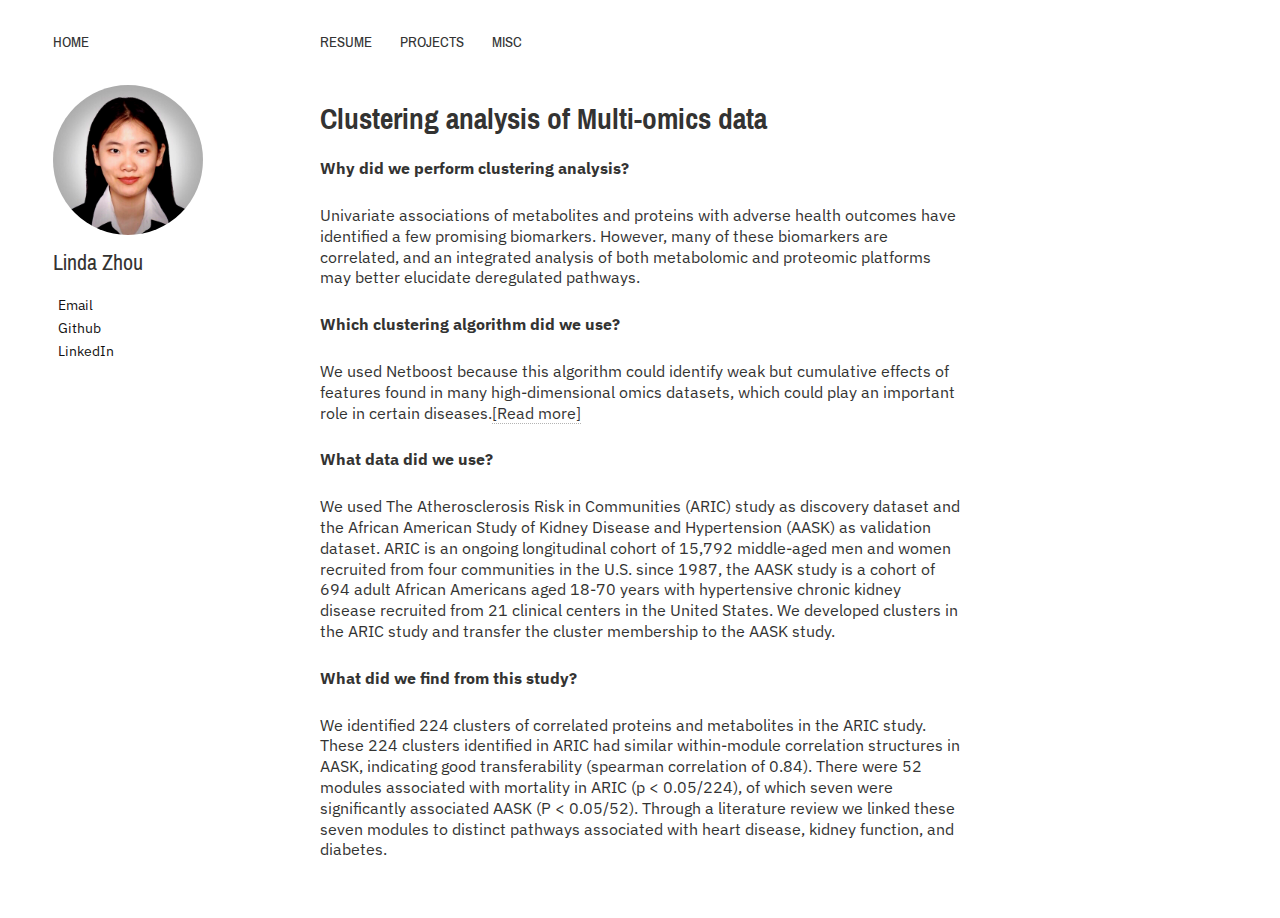
<file: Cluster.html>
<!doctype html>
<!--[if lt IE 7]><html class="no-js lt-ie9 lt-ie8 lt-ie7" lang="en"> <![endif]-->
<!--[if (IE 7)&!(IEMobile)]><html class="no-js lt-ie9 lt-ie8" lang="en"><![endif]-->
<!--[if (IE 8)&!(IEMobile)]><html class="no-js lt-ie9" lang="en"><![endif]-->
<!--[if gt IE 8]><!--> <html class="no-js" lang="en"><!--<![endif]-->
<head>
<meta charset="utf-8">
<title>About &#8211; home</title>

<meta name="keywords" content="about">


<!-- Twitter Cards -->
<meta name="twitter:title" content="About">




<meta name="twitter:card" content="summary">


<!-- Open Graph -->
<meta property="og:locale" content="en_US">
<meta property="og:type" content="article">
<meta property="og:title" content="About">


<meta property="og:site_name" content="home">









<!-- http://t.co/dKP3o1e -->
<meta name="HandheldFriendly" content="True">
<meta name="MobileOptimized" content="320">
<meta name="viewport" content="width=device-width, initial-scale=1.0">

<!-- For all browsers -->
<link rel="stylesheet" href="main.css">

<meta http-equiv="cleartype" content="on">

<!-- HTML5 Shiv and Media Query Support -->
<!--[if lt IE 9]>


<![endif]-->

<!-- Modernizr -->


<!--<link href='https://fonts.googleapis.com/css?family=PT+Sans+Narrow:400,700%7CPT+Serif:400,700,400italic' rel='stylesheet' type='text/css'> -->
<link href='https://fonts.googleapis.com/css?family=PT+Sans+Narrow:400,700|PT+Serif:400,700,400italic|Archivo+Narrow|Barlow+Condensed|IBM+Plex+Sans:400,700|Pragati+Narrow' rel='stylesheet' type='text/css'>

<!-- Icons -->
<!-- 16x16 -->

<!-- 32x32 -->

<!-- 57x57 (precomposed) for iPhone 3GS, pre-2011 iPod Touch and older Android devices -->

<!-- 72x72 (precomposed) for 1st generation iPad, iPad 2 and iPad mini -->

<!-- 114x114 (precomposed) for iPhone 4, 4S, 5 and post-2011 iPod Touch -->

<!-- 144x144 (precomposed) for iPad 3rd and 4th generation -->


</head>

<body class="page">

<!--[if lt IE 9]><div class="browser-upgrade alert alert-info">You are using an <strong>outdated</strong> browser. Please <a href="http://browsehappy.com/">upgrade your browser</a> to improve your experience.</div><![endif]-->

<div class="navigation-wrapper">
	<div class="site-name">
		<a href="home.html">home</a>
	</div><!-- /.site-name -->
	<div class="top-navigation">
		<nav role="navigation" id="site-nav" class="nav">
		    <ul>
		        
					    
					    <li><a href="Linda_Zhou_resume.pdf", target="_blank" >Resume</a></li>
					  
					    
					    <li><a href="project_list.html" >Projects</a></li>

					    <li><a href="misc.html" >Misc</a></li>
					  
		    </ul>
		</nav>
	</div><!-- /.top-navigation -->
</div><!-- /.navigation-wrapper -->



<div id="main" role="main">
  <div class="article-author-side">
    


	<img src="Linkedin_photo.png" class="bio-photo" alt="Shuoyang Ding bio photo"></a>

<h3>Linda Zhou</h3>
<p></p>
<a href="mailto:lzhou54@jhu.edu" class="author-social" target="_blank"><i class="fa fa-envelope-square"></i> Email</a>

<a href="https://github.com/Linda-Zhou" class="author-social" target="_blank"><i class="fa fa-github"></i> Github</a>

<a href="https://www.linkedin.com/in/linda-zhou-43a291127/" class="author-social" target="_blank"><i class="fa fa-github"></i> LinkedIn</a>













  </div>
  <article>
    <h1>Clustering analysis of Multi-omics data</h1>
    <div class="article-wrap">
      <p> <strong>Why did we perform clustering analysis? </strong> <p>
      <p> Univariate associations of metabolites and proteins with adverse health outcomes have identified a few promising biomarkers. However, many of these biomarkers are correlated, and an integrated analysis of both metabolomic and proteomic platforms may better elucidate deregulated pathways. <p>
      <p> <strong>Which clustering algorithm did we use? </strong><p>
      <p> We used Netboost because this algorithm could identify weak but cumulative effects of features found
in many high-dimensional omics datasets, which could play an important role in certain diseases.<a href="https://arxiv.org/pdf/1909.12551.pdf">[Read more] <p></a>
      <p> <strong>What data did we use? </strong><p>
      <p> We used The Atherosclerosis Risk in Communities (ARIC) study as discovery dataset and the African American Study of Kidney Disease and Hypertension (AASK) as validation dataset. ARIC is an ongoing longitudinal cohort of 15,792 middle-aged men and women recruited from four communities in the U.S. since 1987, the AASK study is a cohort of 694 adult African Americans aged 18-70 years with hypertensive chronic kidney disease recruited from 21 clinical centers in the United States. We developed clusters in the ARIC study and transfer the cluster membership to the AASK study. <p>
      <p> <strong>What did we find from this study? </strong><p>
      <p> We identified 224 clusters of correlated  proteins and metabolites in the ARIC study. These 224 clusters identified in ARIC had similar within-module correlation structures in AASK, indicating good transferability (spearman correlation of 0.84). There were 52 modules associated with mortality in ARIC (p < 0.05/224), of which seven were  significantly associated AASK (P < 0.05/52). Through a literature review we linked these seven modules to distinct pathways associated with heart disease, kidney function, and diabetes. <p>
</file>
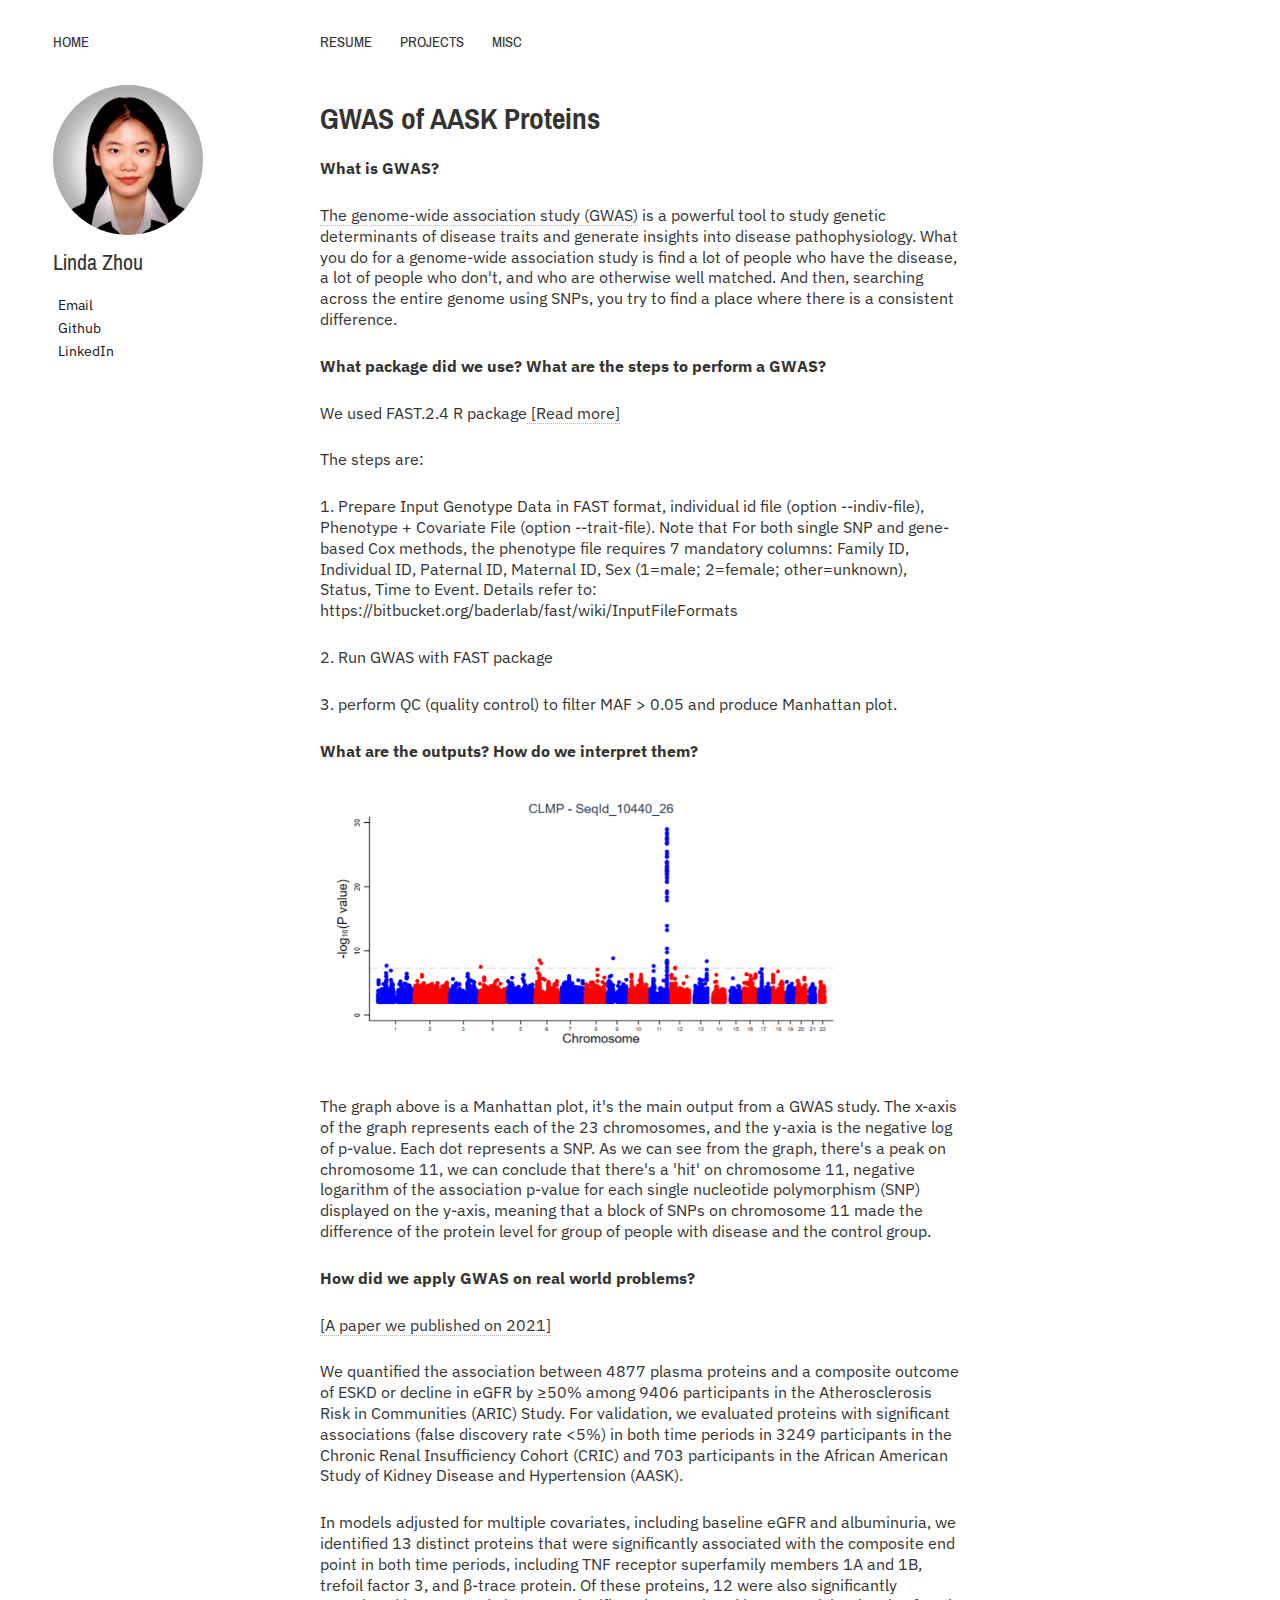
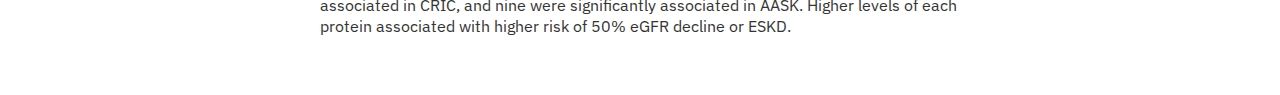
<file: GWAS.html>
<!doctype html>
<!--[if lt IE 7]><html class="no-js lt-ie9 lt-ie8 lt-ie7" lang="en"> <![endif]-->
<!--[if (IE 7)&!(IEMobile)]><html class="no-js lt-ie9 lt-ie8" lang="en"><![endif]-->
<!--[if (IE 8)&!(IEMobile)]><html class="no-js lt-ie9" lang="en"><![endif]-->
<!--[if gt IE 8]><!--> <html class="no-js" lang="en"><!--<![endif]-->
<head>
<meta charset="utf-8">
<title>About &#8211; home</title>

<meta name="keywords" content="about">


<!-- Twitter Cards -->
<meta name="twitter:title" content="About">




<meta name="twitter:card" content="summary">


<!-- Open Graph -->
<meta property="og:locale" content="en_US">
<meta property="og:type" content="article">
<meta property="og:title" content="About">


<meta property="og:site_name" content="home">









<!-- http://t.co/dKP3o1e -->
<meta name="HandheldFriendly" content="True">
<meta name="MobileOptimized" content="320">
<meta name="viewport" content="width=device-width, initial-scale=1.0">

<!-- For all browsers -->
<link rel="stylesheet" href="main.css">

<meta http-equiv="cleartype" content="on">

<!-- HTML5 Shiv and Media Query Support -->
<!--[if lt IE 9]>


<![endif]-->

<!-- Modernizr -->


<!--<link href='https://fonts.googleapis.com/css?family=PT+Sans+Narrow:400,700%7CPT+Serif:400,700,400italic' rel='stylesheet' type='text/css'> -->
<link href='https://fonts.googleapis.com/css?family=PT+Sans+Narrow:400,700|PT+Serif:400,700,400italic|Archivo+Narrow|Barlow+Condensed|IBM+Plex+Sans:400,700|Pragati+Narrow' rel='stylesheet' type='text/css'>

<!-- Icons -->
<!-- 16x16 -->

<!-- 32x32 -->

<!-- 57x57 (precomposed) for iPhone 3GS, pre-2011 iPod Touch and older Android devices -->

<!-- 72x72 (precomposed) for 1st generation iPad, iPad 2 and iPad mini -->

<!-- 114x114 (precomposed) for iPhone 4, 4S, 5 and post-2011 iPod Touch -->

<!-- 144x144 (precomposed) for iPad 3rd and 4th generation -->


</head>

<body class="page">

<!--[if lt IE 9]><div class="browser-upgrade alert alert-info">You are using an <strong>outdated</strong> browser. Please <a href="http://browsehappy.com/">upgrade your browser</a> to improve your experience.</div><![endif]-->

<div class="navigation-wrapper">
	<div class="site-name">
		<a href="home.html">home</a>
	</div><!-- /.site-name -->
	<div class="top-navigation">
		<nav role="navigation" id="site-nav" class="nav">
		    <ul>
		        
					    
					    <li><a href="Linda_Zhou_resume.pdf", target="_blank" >Resume</a></li>
					  
					    
					    <li><a href="project_list.html" >Projects</a></li>

					    <li><a href="misc.html" >Misc</a></li>
					  
		    </ul>
		</nav>
	</div><!-- /.top-navigation -->
</div><!-- /.navigation-wrapper -->



<div id="main" role="main">
  <div class="article-author-side">
    


	<img src="Linkedin_photo.png" class="bio-photo" alt="Shuoyang Ding bio photo"></a>

<h3>Linda Zhou</h3>
<p></p>
<a href="mailto:lzhou54@jhu.edu" class="author-social" target="_blank"><i class="fa fa-envelope-square"></i> Email</a>

<a href="https://github.com/Linda-Zhou" class="author-social" target="_blank"><i class="fa fa-github"></i> Github</a>

<a href="https://www.linkedin.com/in/linda-zhou-43a291127/" class="author-social" target="_blank"><i class="fa fa-github"></i> LinkedIn</a>













  </div>
  <article>
    <h1> GWAS of AASK Proteins</h1>
    <div class="article-wrap">
      <p> <strong>What is GWAS? </strong> <p>
      <p> <a href="https://en.wikipedia.org/wiki/Genome-wide_association_study">The genome-wide association study (GWAS)</a> is a powerful tool to study genetic determinants of disease traits and generate insights into disease pathophysiology. What you do for a genome-wide association study is find a lot of people who have the disease, a lot of people who don't, and who are otherwise well matched. And then, searching across the entire genome using SNPs, you try to find a place where there is a consistent difference.<p>
      <p> <strong>What package did we use? What are the steps to perform a GWAS? </strong><p>
      <p> We used FAST.2.4 R package<a href="https://bitbucket.org/baderlab/fast/wiki/InputFileFormats"> [Read more] </a><p>
      <p>  The steps are:<p>
      <p> 1. Prepare Input Genotype Data in FAST format, individual id file (option --indiv-file), Phenotype + Covariate File (option --trait-file). Note that For both single SNP and gene-based Cox methods, the phenotype file requires 7 mandatory columns: Family ID, Individual ID, Paternal ID, Maternal ID, Sex (1=male; 2=female; other=unknown), Status, Time to Event. Details refer to: https://bitbucket.org/baderlab/fast/wiki/InputFileFormats <p>
      <p>2. Run GWAS with FAST package<p>
      <p>3. perform QC (quality control) to filter MAF > 0.05 and produce Manhattan plot. <p>
      <p> <strong>What are the outputs? How do we interpret them? </strong><p>
      <img src="gwas.png" alt="gwas" width="1280" height="512">
      <p> The graph above is a Manhattan plot, it's the main output from a GWAS study. The x-axis of the graph represents each of the 23 chromosomes, and the y-axia is the negative log of p-value. Each dot represents a SNP. As we can see from the graph, there's a peak on chromosome 11, we can conclude that there's a 'hit' on chromosome 11, negative logarithm of the association p-value for each single nucleotide polymorphism (SNP) displayed on the y-axis, meaning that a block of SNPs on chromosome 11 made the difference of the protein level for group of people with disease and the control group.  <p>
      <p> <strong>How did we apply GWAS on real world problems? </strong><p>
      <p> <a href="https://jasn.asnjournals.org/content/jnephrol/32/9/2291.full.pdf?with-ds=yes"> [A paper we published on 2021]</a> <p>
      <p> We quantified the association between 4877 plasma proteins and a composite outcome of ESKD or decline in eGFR by ≥50% among 9406 participants in the Atherosclerosis Risk in Communities (ARIC) Study. For validation, we evaluated proteins with significant associations (false discovery rate <5%) in both time periods in 3249 participants in the Chronic Renal Insufficiency Cohort (CRIC) and 703 participants in the African American Study of Kidney Disease and Hypertension (AASK). <p>
      <p>In models adjusted for multiple covariates, including baseline eGFR and albuminuria, we identified 13 distinct proteins that were significantly associated with the composite end point in both time periods, including TNF receptor superfamily members 1A and 1B, trefoil factor 3, and β-trace protein. Of these proteins, 12 were also significantly associated in CRIC, and nine were significantly associated in AASK. Higher levels of each protein associated with higher risk of 50% eGFR decline or ESKD. <p>
</file>
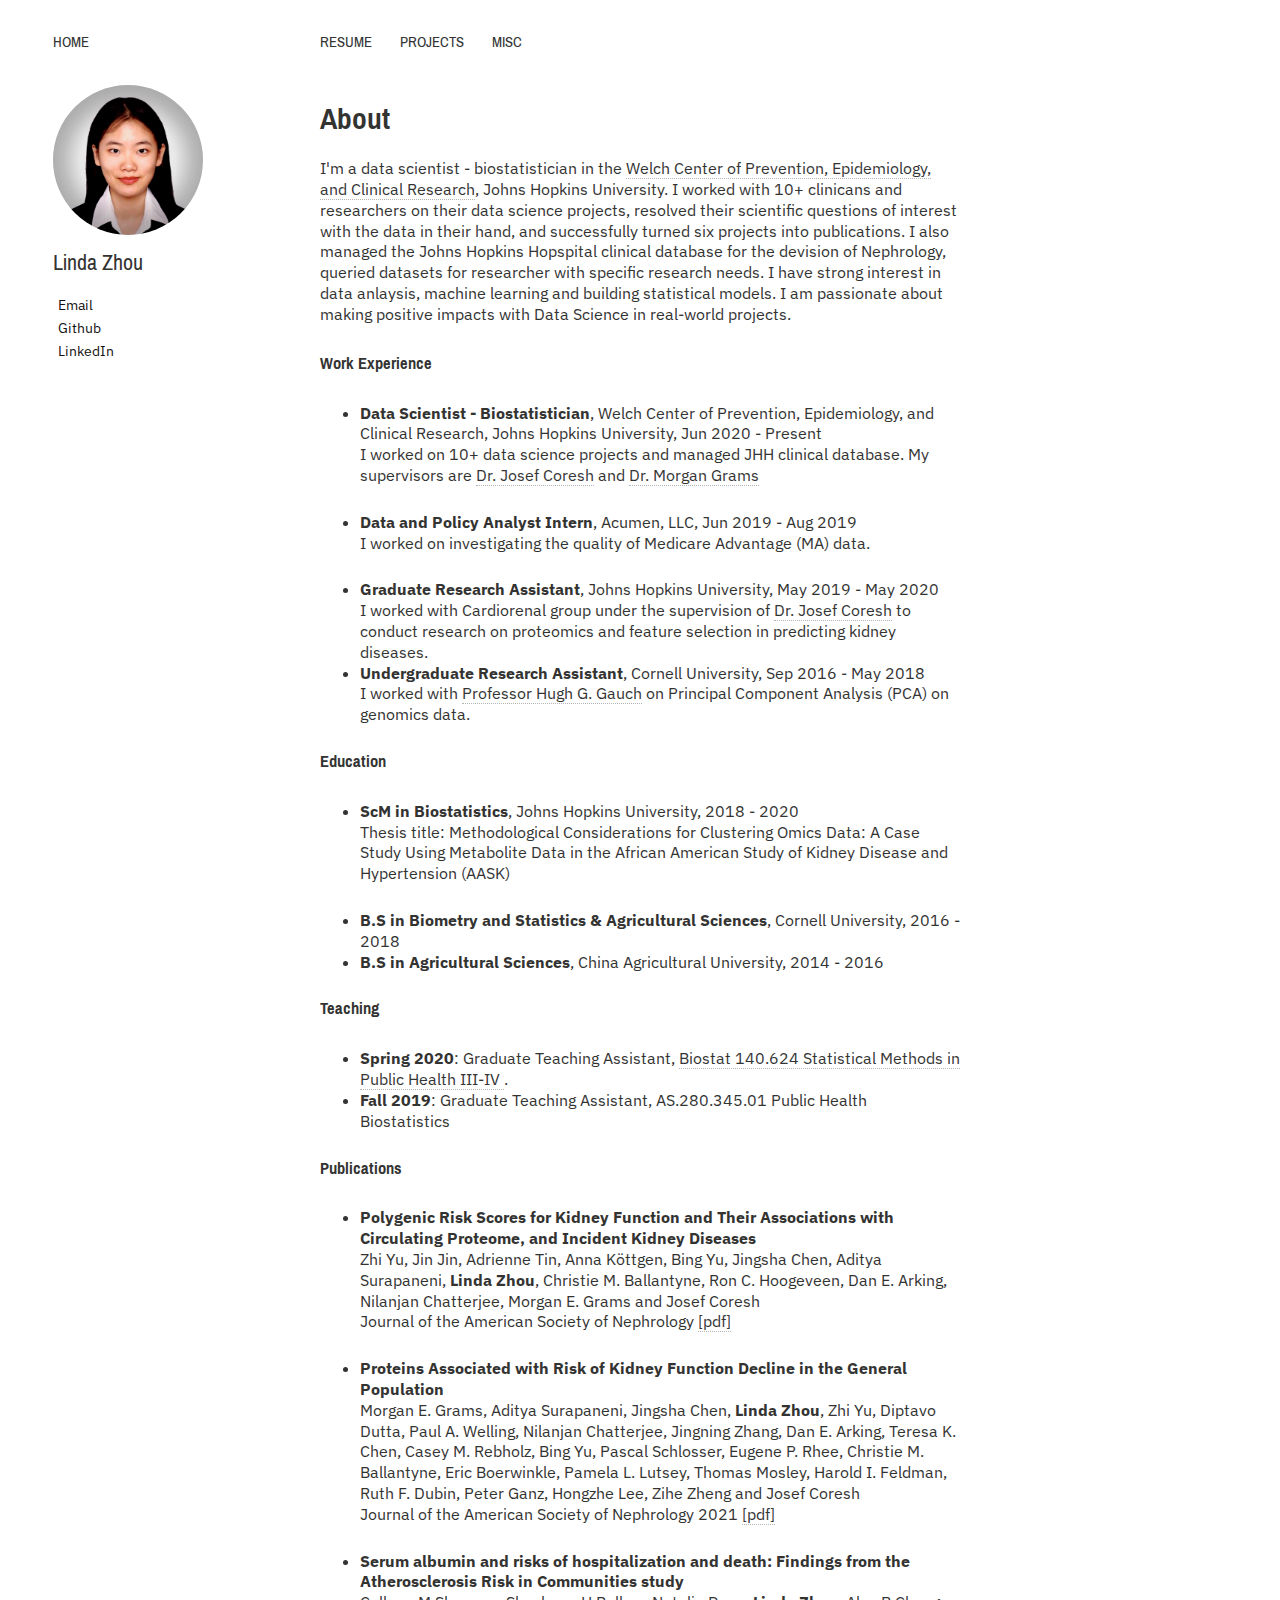
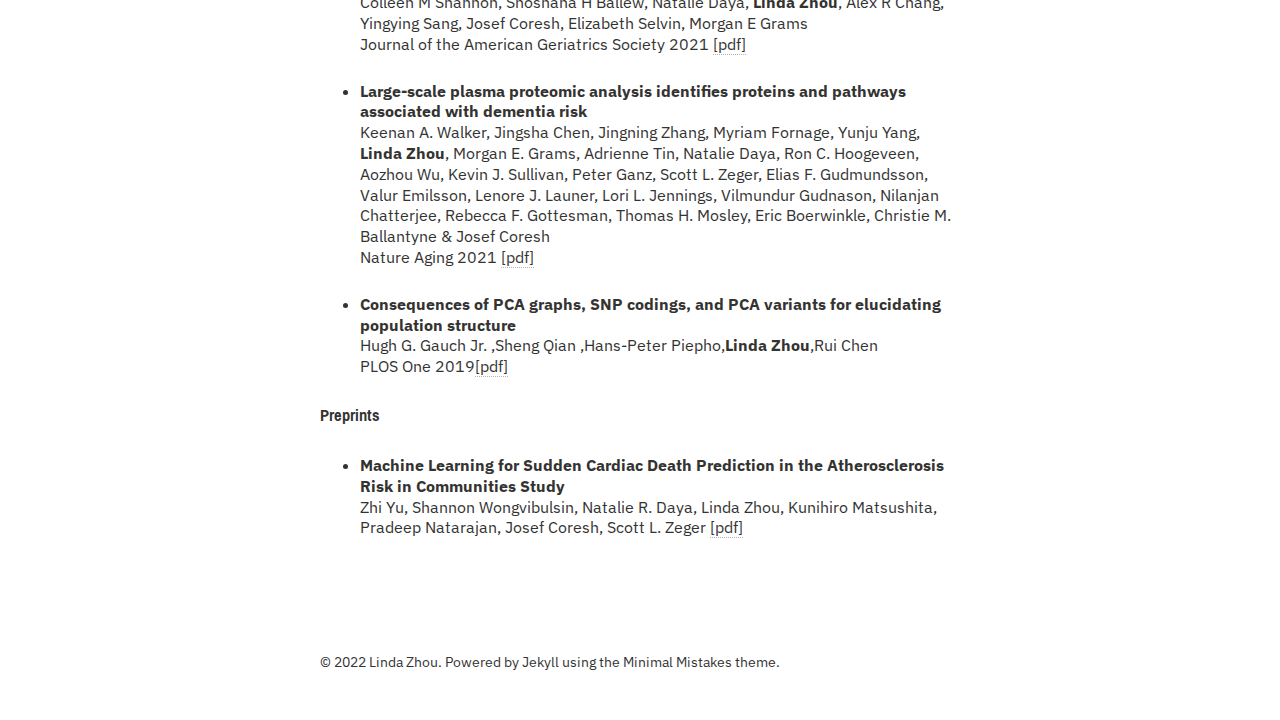
<file: home.html>
<!doctype html>
<!--[if lt IE 7]><html class="no-js lt-ie9 lt-ie8 lt-ie7" lang="en"> <![endif]-->
<!--[if (IE 7)&!(IEMobile)]><html class="no-js lt-ie9 lt-ie8" lang="en"><![endif]-->
<!--[if (IE 8)&!(IEMobile)]><html class="no-js lt-ie9" lang="en"><![endif]-->
<!--[if gt IE 8]><!--> <html class="no-js" lang="en"><!--<![endif]-->
<head>
<meta charset="utf-8">
<title>About &#8211; home</title>

<meta name="keywords" content="about">


<!-- Twitter Cards -->
<meta name="twitter:title" content="About">




<meta name="twitter:card" content="summary">


<!-- Open Graph -->
<meta property="og:locale" content="en_US">
<meta property="og:type" content="article">
<meta property="og:title" content="About">


<meta property="og:site_name" content="home">









<!-- http://t.co/dKP3o1e -->
<meta name="HandheldFriendly" content="True">
<meta name="MobileOptimized" content="320">
<meta name="viewport" content="width=device-width, initial-scale=1.0">

<!-- For all browsers -->
<link rel="stylesheet" href="main.css">

<meta http-equiv="cleartype" content="on">

<!-- HTML5 Shiv and Media Query Support -->
<!--[if lt IE 9]>


<![endif]-->

<!-- Modernizr -->


<!--<link href='https://fonts.googleapis.com/css?family=PT+Sans+Narrow:400,700%7CPT+Serif:400,700,400italic' rel='stylesheet' type='text/css'> -->
<link href='https://fonts.googleapis.com/css?family=PT+Sans+Narrow:400,700|PT+Serif:400,700,400italic|Archivo+Narrow|Barlow+Condensed|IBM+Plex+Sans:400,700|Pragati+Narrow' rel='stylesheet' type='text/css'>

<!-- Icons -->
<!-- 16x16 -->

<!-- 32x32 -->

<!-- 57x57 (precomposed) for iPhone 3GS, pre-2011 iPod Touch and older Android devices -->

<!-- 72x72 (precomposed) for 1st generation iPad, iPad 2 and iPad mini -->

<!-- 114x114 (precomposed) for iPhone 4, 4S, 5 and post-2011 iPod Touch -->

<!-- 144x144 (precomposed) for iPad 3rd and 4th generation -->


</head>

<body class="page">

<!--[if lt IE 9]><div class="browser-upgrade alert alert-info">You are using an <strong>outdated</strong> browser. Please <a href="http://browsehappy.com/">upgrade your browser</a> to improve your experience.</div><![endif]-->

<div class="navigation-wrapper">
	<div class="site-name">
		<a href="home.html">home</a>
	</div><!-- /.site-name -->
	<div class="top-navigation">
		<nav role="navigation" id="site-nav" class="nav">
		    <ul>
		        
					    
					    <li><a href="Linda_Zhou_resume.pdf", target="_blank" >Resume</a></li>
					  
					    
					    <li><a href="project_list.html" >Projects</a></li>

					    <li><a href="misc.html" >Misc</a></li>
					  
		    </ul>
		</nav>
	</div><!-- /.top-navigation -->
</div><!-- /.navigation-wrapper -->



<div id="main" role="main">
  <div class="article-author-side">
    


	<img src="Linkedin_photo.png" class="bio-photo" alt="Shuoyang Ding bio photo"></a>

<h3>Linda Zhou</h3>
<p></p>
<a href="mailto:lzhou54@jhu.edu" class="author-social" target="_blank"><i class="fa fa-envelope-square"></i> Email</a>

<a href="https://github.com/Linda-Zhou" class="author-social" target="_blank"><i class="fa fa-github"></i> Github</a>

<a href="https://www.linkedin.com/in/linda-zhou-43a291127/" class="author-social" target="_blank"><i class="fa fa-github"></i> LinkedIn</a>






  </div>
  <article>
    <h1>About</h1>
    <div class="article-wrap">
      <p>I&#39;m a data scientist - biostatistician in the <a href="https://www.jhsph.edu/research/centers-and-institutes/welch-center-for-prevention-epidemiology-and-clinical-research/">Welch Center of Prevention, Epidemiology, and Clinical Research</a>, Johns Hopkins University. I worked with 10+ clinicans and researchers on their data science projects, resolved their scientific questions of interest with the data in their hand, and successfully turned six projects into publications. I also managed the Johns Hopkins Hopspital clinical database for the devision of Nephrology, queried datasets for researcher with specific research needs. 
I have strong interest in data anlaysis, machine learning and building statistical models. I am passionate about making positive impacts with Data Science in real-world projects.



<h4><strong>Work Experience</strong></h4>

<ul>
<li><p><strong>Data Scientist - Biostatistician</strong>, Welch Center of Prevention, Epidemiology, and Clinical Research, Johns Hopkins University, Jun 2020 - Present
   <br> I worked on 10+ data science projects and managed JHH clinical database. My supervisors are <a href="https://scholar.google.com/citations?user=Qxtj86kAAAAJ&hl=en">Dr. Josef Coresh</a> and <a href="https://scholar.google.com/citations?hl=en&user=Ey3FB8IAAAAJ">Dr. Morgan Grams</a></p></li>
<li> <strong>Data and Policy Analyst Intern</strong>, Acumen, LLC, Jun 2019 - Aug 2019
  <br> I worked on investigating the quality of Medicare Advantage (MA) data.</p></li>
<li> <strong>Graduate Research Assistant</strong>, Johns Hopkins University, May 2019 - May 2020
  <br> I worked with Cardiorenal group under the supervision of <a href="https://scholar.google.com/citations?user=Qxtj86kAAAAJ&hl=en">Dr. Josef Coresh</a> to conduct research on proteomics and feature selection in predicting kidney diseases.
<li> <strong>Undergraduate Research Assistant</strong>, Cornell University, Sep 2016 - May 2018
<br> I worked with <a href="https://cals.cornell.edu/hugh-gauch">Professor Hugh G. Gauch</a> on Principal Component Analysis (PCA) on genomics data.
</ul>

<h4><strong>Education</strong></h4>

<ul>
<li><p> <strong>ScM in Biostatistics</strong>, Johns Hopkins University, 2018 - 2020 
    <br> Thesis title: Methodological Considerations for Clustering Omics Data: A Case Study Using Metabolite Data in the African American Study of Kidney Disease and Hypertension (AASK) </p></li>
<li> <strong>B.S in Biometry and Statistics & Agricultural Sciences</strong>, Cornell University, 2016 - 2018 
<li> <strong>B.S in Agricultural Sciences</strong>, China Agricultural University, 2014 - 2016 
    

</ul>


<h4><strong>Teaching</strong></h4>

<ul>
<li><strong>Spring 2020</strong>: Graduate Teaching Assistant, <a href="https://www.biostat.jhsph.edu/courses/bio624/">Biostat 140.624 Statistical Methods in Public Health III-IV </a>. 
<li><strong>Fall 2019</strong>: Graduate Teaching Assistant, AS.280.345.01 Public Health Biostatistics</li>

</ul>

<h4><strong>Publications</strong></h4>

<ul>
<li><p><strong>Polygenic Risk Scores for Kidney Function and Their Associations with Circulating Proteome, and Incident Kidney Diseases</strong><br>Zhi Yu, Jin Jin, Adrienne Tin, Anna Köttgen, Bing Yu, Jingsha Chen, Aditya Surapaneni, <strong>Linda Zhou</strong>, Christie M. Ballantyne, Ron C. Hoogeveen, Dan E. Arking, Nilanjan Chatterjee, Morgan E. Grams and Josef Coresh<br>Journal of the American Society of Nephrology <a href="https://jasn.asnjournals.org/content/32/12/3161?with-ds=yes">[pdf]</a></p></li>


<li><p><strong>Proteins Associated with Risk of Kidney Function Decline in the General Population</strong><br>Morgan E. Grams, Aditya Surapaneni, Jingsha Chen, <strong>Linda Zhou</strong>, Zhi Yu, Diptavo Dutta, Paul A. Welling, Nilanjan Chatterjee, Jingning Zhang, Dan E. Arking, Teresa K. Chen, Casey M. Rebholz, Bing Yu, Pascal Schlosser, Eugene P. Rhee, Christie M. Ballantyne, Eric Boerwinkle, Pamela L. Lutsey, Thomas Mosley, Harold I. Feldman, Ruth F. Dubin, Peter Ganz, Hongzhe Lee, Zihe Zheng and Josef Coresh<br>Journal of the American Society of Nephrology 2021 <a href="https://jasn.asnjournals.org/content/32/9/2291?with-ds=yes">[pdf]</a></p></li>

<li><p><strong>Serum albumin and risks of hospitalization and death: Findings from the Atherosclerosis Risk in Communities study</strong><br>Colleen M Shannon, Shoshana H Ballew, Natalie Daya, <strong>Linda Zhou</strong>, Alex R Chang, Yingying Sang, Josef Coresh, Elizabeth Selvin, Morgan E Grams<br>Journal of the American Geriatrics Society 2021 <a href="https://pubmed.ncbi.nlm.nih.gov/34298583/">[pdf]</a></p></li>

<li><p><strong>Large-scale plasma proteomic analysis identifies proteins and pathways associated with dementia risk</strong><br>Keenan A. Walker, Jingsha Chen, Jingning Zhang, Myriam Fornage, Yunju Yang, <strong>Linda Zhou</strong>, Morgan E. Grams, Adrienne Tin, Natalie Daya, Ron C. Hoogeveen, Aozhou Wu, Kevin J. Sullivan, Peter Ganz, Scott L. Zeger, Elias F. Gudmundsson, Valur Emilsson, Lenore J. Launer, Lori L. Jennings, Vilmundur Gudnason, Nilanjan Chatterjee, Rebecca F. Gottesman, Thomas H. Mosley, Eric Boerwinkle, Christie M. Ballantyne & Josef Coresh <br>Nature Aging 2021 <a href="https://www.nature.com/articles/s43587-021-00064-0">[pdf]</a></p></li>

<li><p><strong>Consequences of PCA graphs, SNP codings, and PCA variants for elucidating population structure</strong><br>Hugh G. Gauch Jr.  ,Sheng Qian ,Hans-Peter Piepho,<strong>Linda Zhou</strong>,Rui Chen <br>PLOS One 2019<a href="https://journals.plos.org/plosone/article?id=10.1371/journal.pone.0218306">[pdf]</a></p></li>
</ul>


<h4><strong>Preprints</strong></h4>

<ul>
<li><p><strong>Machine Learning for Sudden Cardiac Death Prediction in the Atherosclerosis Risk in Communities Study</strong><br>Zhi Yu, Shannon Wongvibulsin, Natalie R. Daya, Linda Zhou, Kunihiro Matsushita, Pradeep Natarajan, Josef Coresh, Scott L. Zeger <a href="https://www.researchgate.net/publication/357872632_Machine_Learning_for_Sudden_Cardiac_Death_Prediction_in_the_Atherosclerosis_Risk_in_Communities_Study">[pdf]</a></p></li>
</ul>

    </div><!-- /.article-wrap -->
    
  </article>
</div><!-- /#index -->

<div class="footer-wrap">
  <footer>
    <div class="google-ads">
  <!-- 320 x 50 ad -->
  <script async src="http://pagead2.googlesyndication.com/pagead/js/adsbygoogle.js"></script>
  <ins class="adsbygoogle"
       style="display:inline-block;width:320px;height:50px"
       data-ad-client=""
       data-ad-slot=""></ins>
  <script>
  (adsbygoogle = window.adsbygoogle || []).push({});
  </script>
</div><!-- /.google-ads -->

<span>&copy; 2022 Linda Zhou. Powered by <a href="http://jekyllrb.com">Jekyll</a> using the <a href="http://mademistakes.com/minimal-mistakes/">Minimal Mistakes</a> theme.</span>

  </footer>
</div><!-- /.footer-wrap -->

<script src="//ajax.googleapis.com/ajax/libs/jquery/1.9.1/jquery.min.js"></script>



<!-- Asynchronous Google Analytics snippet -->
<!-- Global Site Tag (gtag.js) - Google Analytics -->
<script async src="https://www.googletagmanager.com/gtag/js?id=UA-55222505-1"></script>
<script>
  window.dataLayer = window.dataLayer || [];
  function gtag(){dataLayer.push(arguments);}
  gtag('js', new Date());

  gtag('config', 'UA-55222505-1');
</script>


          

</body>
</html>
</file>
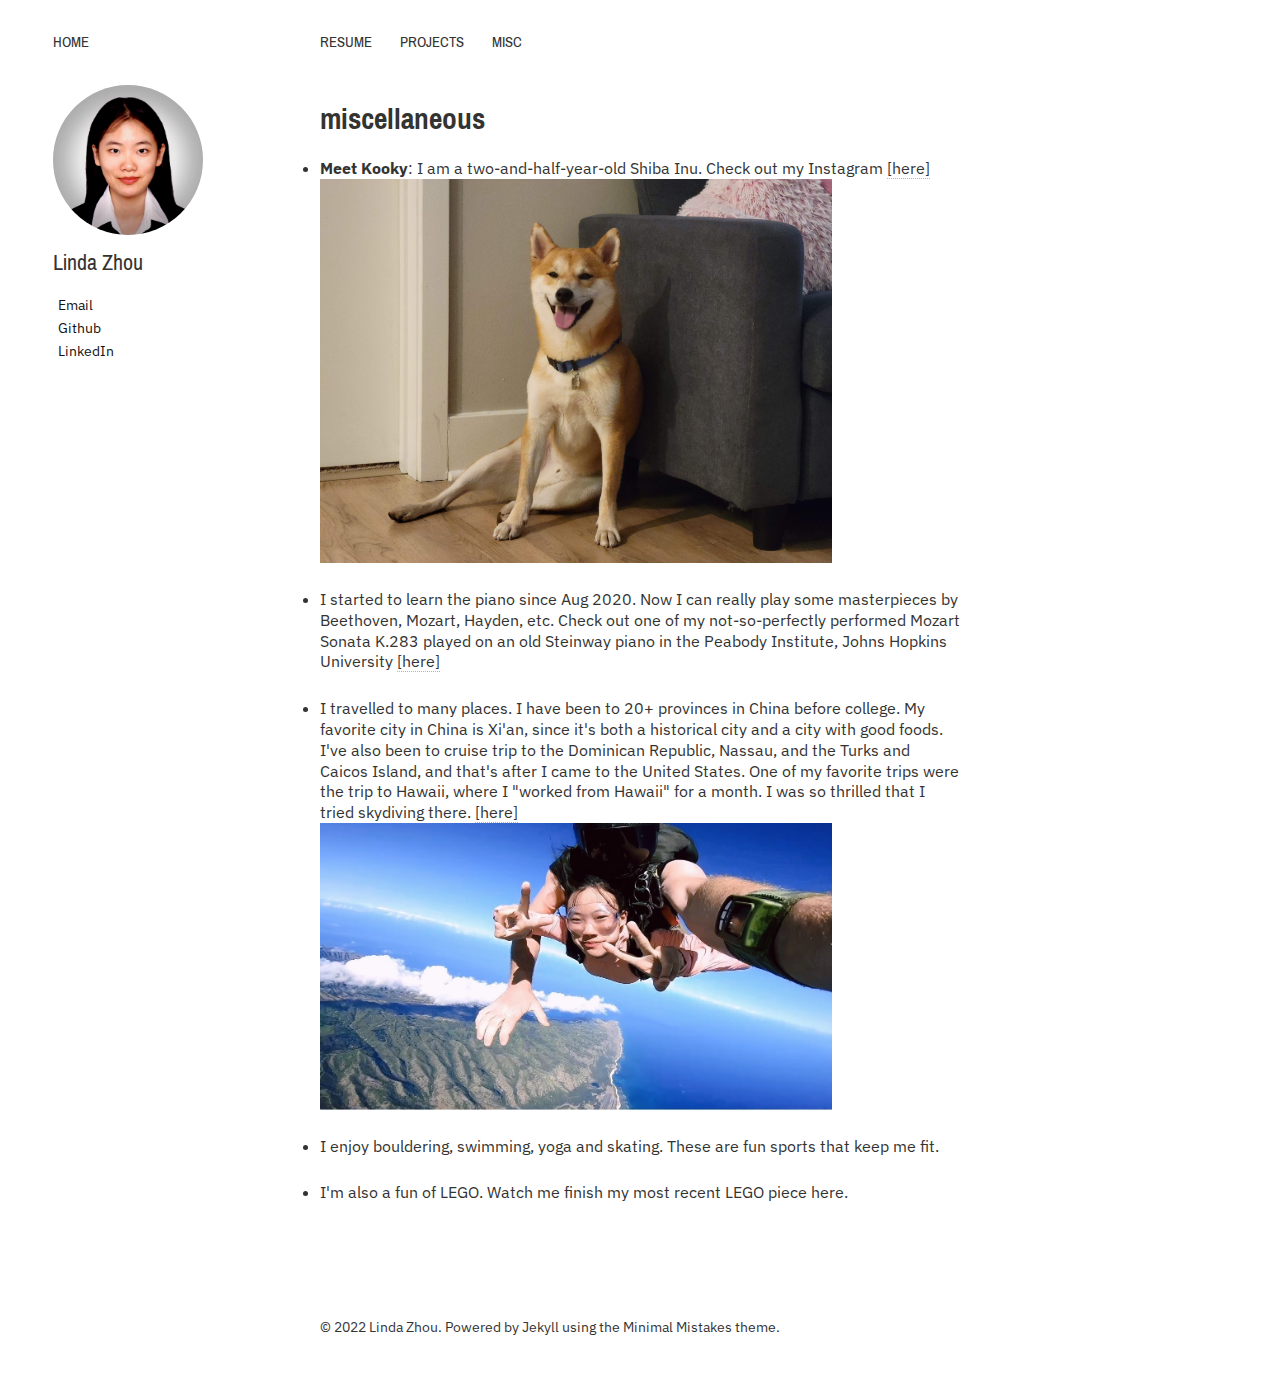
<file: misc.html>
<!doctype html>
<!--[if lt IE 7]><html class="no-js lt-ie9 lt-ie8 lt-ie7" lang="en"> <![endif]-->
<!--[if (IE 7)&!(IEMobile)]><html class="no-js lt-ie9 lt-ie8" lang="en"><![endif]-->
<!--[if (IE 8)&!(IEMobile)]><html class="no-js lt-ie9" lang="en"><![endif]-->
<!--[if gt IE 8]><!--> <html class="no-js" lang="en"><!--<![endif]-->
<head>
<meta charset="utf-8">
<title>About &#8211; home</title>

<meta name="keywords" content="about">


<!-- Twitter Cards -->
<meta name="twitter:title" content="About">




<meta name="twitter:card" content="summary">


<!-- Open Graph -->
<meta property="og:locale" content="en_US">
<meta property="og:type" content="article">
<meta property="og:title" content="About">


<meta property="og:site_name" content="home">









<!-- http://t.co/dKP3o1e -->
<meta name="HandheldFriendly" content="True">
<meta name="MobileOptimized" content="320">
<meta name="viewport" content="width=device-width, initial-scale=1.0">

<!-- For all browsers -->
<link rel="stylesheet" href="main.css">

<meta http-equiv="cleartype" content="on">

<!-- HTML5 Shiv and Media Query Support -->
<!--[if lt IE 9]>


<![endif]-->

<!-- Modernizr -->


<!--<link href='https://fonts.googleapis.com/css?family=PT+Sans+Narrow:400,700%7CPT+Serif:400,700,400italic' rel='stylesheet' type='text/css'> -->
<link href='https://fonts.googleapis.com/css?family=PT+Sans+Narrow:400,700|PT+Serif:400,700,400italic|Archivo+Narrow|Barlow+Condensed|IBM+Plex+Sans:400,700|Pragati+Narrow' rel='stylesheet' type='text/css'>

<!-- Icons -->
<!-- 16x16 -->

<!-- 32x32 -->

<!-- 57x57 (precomposed) for iPhone 3GS, pre-2011 iPod Touch and older Android devices -->

<!-- 72x72 (precomposed) for 1st generation iPad, iPad 2 and iPad mini -->

<!-- 114x114 (precomposed) for iPhone 4, 4S, 5 and post-2011 iPod Touch -->

<!-- 144x144 (precomposed) for iPad 3rd and 4th generation -->


</head>

<body class="page">

<!--[if lt IE 9]><div class="browser-upgrade alert alert-info">You are using an <strong>outdated</strong> browser. Please <a href="http://browsehappy.com/">upgrade your browser</a> to improve your experience.</div><![endif]-->

<div class="navigation-wrapper">
	<div class="site-name">
		<a href="home.html">home</a>
	</div><!-- /.site-name -->
	<div class="top-navigation">
		<nav role="navigation" id="site-nav" class="nav">
		    <ul>
		        
					    
					    <li><a href="Linda_Zhou_resume.pdf" , target="_blank">Resume</a></li>
					  
					    
					    <li><a href="project_list.html" >Projects</a></li>
					    <li><a href="misc.html" >Misc</a></li>

					  
		    </ul>
		</nav>
	</div><!-- /.top-navigation -->
</div><!-- /.navigation-wrapper -->



<div id="main" role="main">
  <div class="article-author-side">
    


	<img src="Linkedin_photo.png" class="bio-photo" alt="Shuoyang Ding bio photo"></a>

<h3>Linda Zhou</h3>
<p></p>
<a href="mailto:lzhou54@jhu.edu" class="author-social" target="_blank"><i class="fa fa-envelope-square"></i> Email</a>

<a href="https://github.com/Linda-Zhou" class="author-social" target="_blank"><i class="fa fa-github"></i> Github</a>

<a href="https://www.linkedin.com/in/linda-zhou-43a291127/" class="author-social" target="_blank"><i class="fa fa-github"></i> LinkedIn</a>






  </div>
  <article>
    <h1>miscellaneous</h1>
    <div class="article-wrap">
      <p>


<p><li><strong>Meet Kooky</strong>: I am a two-and-half-year-old Shiba Inu. 
            Check out my Instagram <a href="https://www.instagram.com/kooky_shiba_inu/?hl=en">[here]</a>
    <img src="kooky.jpg" alt="dog" width="512" height="256"></li><p>
<p><li> I started to learn the piano since Aug 2020. Now I can really play some masterpieces by Beethoven, Mozart, Hayden, etc. Check out one of my not-so-perfectly performed Mozart Sonata K.283 played on an old Steinway piano in the Peabody Institute, Johns Hopkins University  <a href="piano.mp4"> [here]</a></li><p>
  
<p><li> I travelled to many places. I have been to 20+ provinces in China before college. My favorite city in China is Xi'an, since it's both a historical city and a city with good foods. I've also been to cruise trip to the Dominican Republic, Nassau, and the Turks and Caicos Island, and that's after I came to the United States. One of my favorite trips were the trip to Hawaii, where I "worked from Hawaii" for a month. I was so thrilled that I tried skydiving there.  <a href="skydiving.JPG"> [here]</a></li><p>
<img src="skydiving.JPG" alt="dog" width="512" height="256">

<p><li> I enjoy bouldering, swimming, yoga and skating. These are fun sports that keep me fit. </a></li><p>

<p><li> I'm also a fun of LEGO. Watch me finish my most recent LEGO piece here. </a></li><p>




    </div><!-- /.article-wrap -->
    
  </article>
</div><!-- /#index -->

<div class="footer-wrap">
  <footer>
    <div class="google-ads">
  <!-- 320 x 50 ad -->
  <script async src="http://pagead2.googlesyndication.com/pagead/js/adsbygoogle.js"></script>
  <ins class="adsbygoogle"
       style="display:inline-block;width:320px;height:50px"
       data-ad-client=""
       data-ad-slot=""></ins>
  <script>
  (adsbygoogle = window.adsbygoogle || []).push({});
  </script>
</div><!-- /.google-ads -->

<span>&copy; 2022 Linda Zhou. Powered by <a href="http://jekyllrb.com">Jekyll</a> using the <a href="http://mademistakes.com/minimal-mistakes/">Minimal Mistakes</a> theme.</span>

  </footer>
</div><!-- /.footer-wrap -->

<script src="//ajax.googleapis.com/ajax/libs/jquery/1.9.1/jquery.min.js"></script>



<!-- Asynchronous Google Analytics snippet -->
<!-- Global Site Tag (gtag.js) - Google Analytics -->
<script async src="https://www.googletagmanager.com/gtag/js?id=UA-55222505-1"></script>
<script>
  window.dataLayer = window.dataLayer || [];
  function gtag(){dataLayer.push(arguments);}
  gtag('js', new Date());

  gtag('config', 'UA-55222505-1');
</script>


          

</body>
</html>
</file>
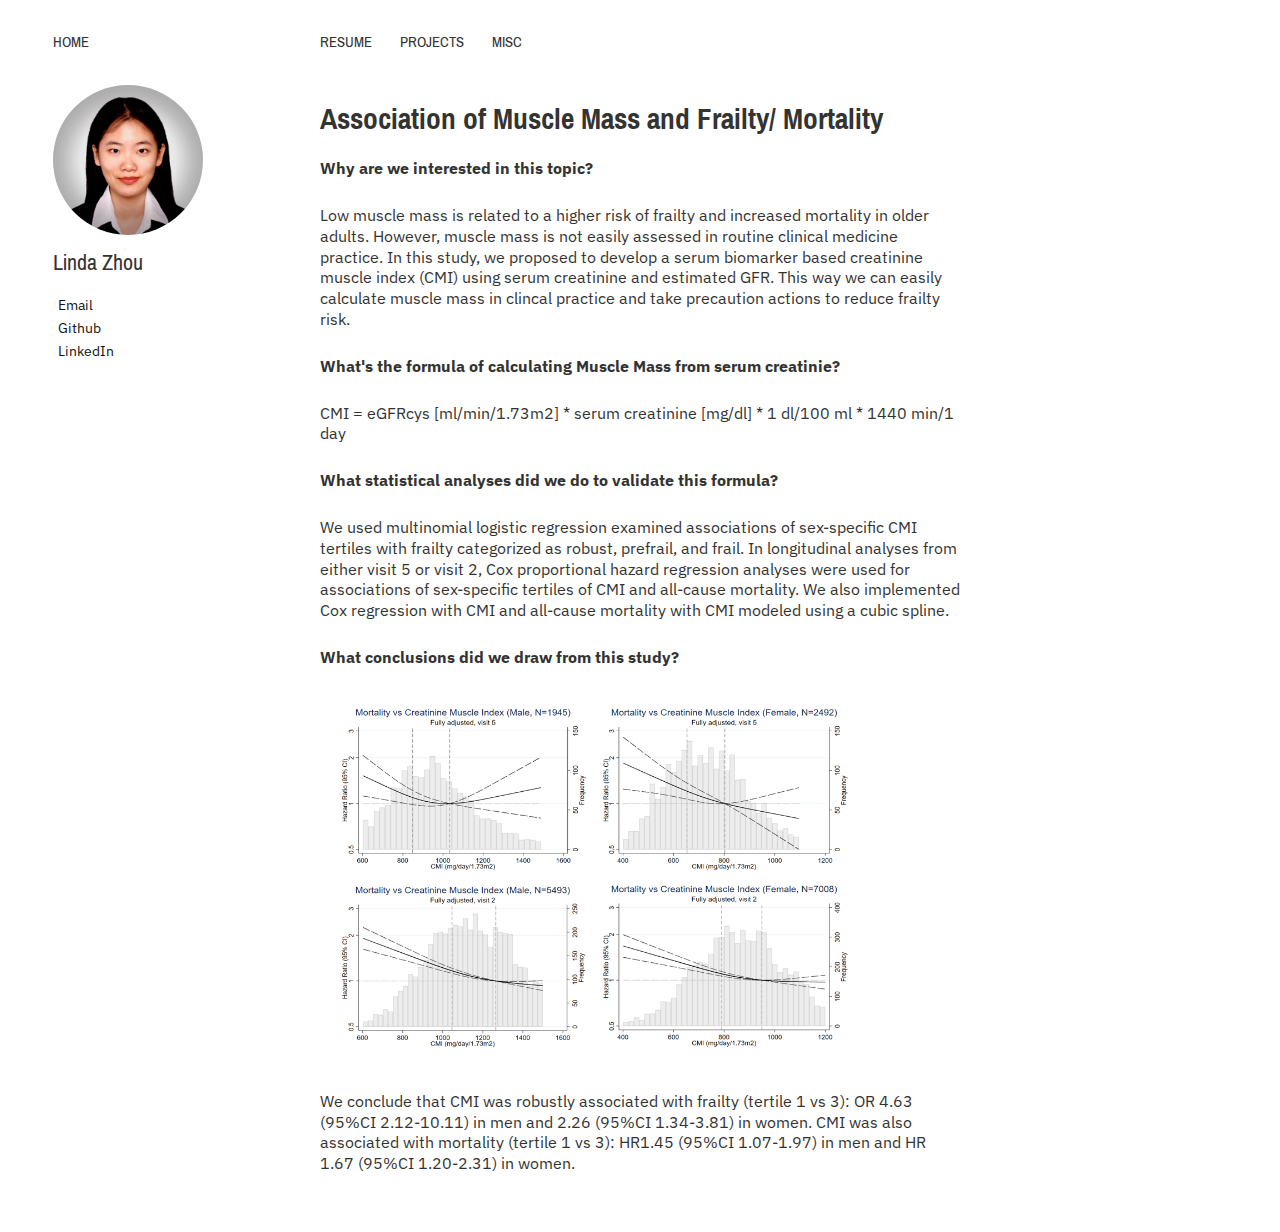
<file: muscle.html>
<!doctype html>
<!--[if lt IE 7]><html class="no-js lt-ie9 lt-ie8 lt-ie7" lang="en"> <![endif]-->
<!--[if (IE 7)&!(IEMobile)]><html class="no-js lt-ie9 lt-ie8" lang="en"><![endif]-->
<!--[if (IE 8)&!(IEMobile)]><html class="no-js lt-ie9" lang="en"><![endif]-->
<!--[if gt IE 8]><!--> <html class="no-js" lang="en"><!--<![endif]-->
<head>
<meta charset="utf-8">
<title>About &#8211; home</title>

<meta name="keywords" content="about">


<!-- Twitter Cards -->
<meta name="twitter:title" content="About">




<meta name="twitter:card" content="summary">


<!-- Open Graph -->
<meta property="og:locale" content="en_US">
<meta property="og:type" content="article">
<meta property="og:title" content="About">


<meta property="og:site_name" content="home">









<!-- http://t.co/dKP3o1e -->
<meta name="HandheldFriendly" content="True">
<meta name="MobileOptimized" content="320">
<meta name="viewport" content="width=device-width, initial-scale=1.0">

<!-- For all browsers -->
<link rel="stylesheet" href="main.css">

<meta http-equiv="cleartype" content="on">

<!-- HTML5 Shiv and Media Query Support -->
<!--[if lt IE 9]>


<![endif]-->

<!-- Modernizr -->


<!--<link href='https://fonts.googleapis.com/css?family=PT+Sans+Narrow:400,700%7CPT+Serif:400,700,400italic' rel='stylesheet' type='text/css'> -->
<link href='https://fonts.googleapis.com/css?family=PT+Sans+Narrow:400,700|PT+Serif:400,700,400italic|Archivo+Narrow|Barlow+Condensed|IBM+Plex+Sans:400,700|Pragati+Narrow' rel='stylesheet' type='text/css'>

<!-- Icons -->
<!-- 16x16 -->

<!-- 32x32 -->

<!-- 57x57 (precomposed) for iPhone 3GS, pre-2011 iPod Touch and older Android devices -->

<!-- 72x72 (precomposed) for 1st generation iPad, iPad 2 and iPad mini -->

<!-- 114x114 (precomposed) for iPhone 4, 4S, 5 and post-2011 iPod Touch -->

<!-- 144x144 (precomposed) for iPad 3rd and 4th generation -->


</head>

<body class="page">

<!--[if lt IE 9]><div class="browser-upgrade alert alert-info">You are using an <strong>outdated</strong> browser. Please <a href="http://browsehappy.com/">upgrade your browser</a> to improve your experience.</div><![endif]-->

<div class="navigation-wrapper">
	<div class="site-name">
		<a href="home.html">home</a>
	</div><!-- /.site-name -->
	<div class="top-navigation">
		<nav role="navigation" id="site-nav" class="nav">
		    <ul>
		        
					    
					    <li><a href="Linda_Zhou_resume.pdf", target="_blank" >Resume</a></li>
					  
					    
					    <li><a href="project_list.html" >Projects</a></li>

					    <li><a href="misc.html" >Misc</a></li>
					  
		    </ul>
		</nav>
	</div><!-- /.top-navigation -->
</div><!-- /.navigation-wrapper -->



<div id="main" role="main">
  <div class="article-author-side">
    


	<img src="Linkedin_photo.png" class="bio-photo" alt="Shuoyang Ding bio photo"></a>

<h3>Linda Zhou</h3>
<p></p>
<a href="mailto:lzhou54@jhu.edu" class="author-social" target="_blank"><i class="fa fa-envelope-square"></i> Email</a>

<a href="https://github.com/Linda-Zhou" class="author-social" target="_blank"><i class="fa fa-github"></i> Github</a>

<a href="https://www.linkedin.com/in/linda-zhou-43a291127/" class="author-social" target="_blank"><i class="fa fa-github"></i> LinkedIn</a>













  </div>
  <article>
    <h1>Association of Muscle Mass and Frailty/ Mortality</h1>
    <div class="article-wrap">
      <p> <strong>Why are we interested in this topic? </strong> <p>
      <p> Low muscle mass is related to a higher risk of frailty and increased mortality in older adults. However, muscle mass is not easily assessed in routine clinical medicine practice. In this study, we proposed to develop a serum biomarker based creatinine muscle index (CMI) using serum creatinine and estimated GFR. This way we can easily calculate muscle mass in clincal practice and take precaution actions to reduce frailty risk. <p>
      <p> <strong>What's the formula of calculating Muscle Mass from serum creatinie? </strong><p>
      <p> CMI = eGFRcys [ml/min/1.73m2] * serum creatinine [mg/dl] * 1 dl/100 ml * 1440 min/1 day
      <p> <strong>What statistical analyses did we do to validate this formula? </strong><p>
      <p> We used multinomial logistic regression examined associations of sex-specific CMI tertiles with frailty categorized as robust, prefrail, and frail. In longitudinal analyses from either visit 5 or visit 2, Cox proportional hazard regression analyses were used for associations of sex-specific tertiles of CMI and all-cause mortality. We also implemented Cox regression with CMI and all-cause mortality with CMI modeled using a cubic spline. <p>
      <p> <strong>What conclusions did we draw from this study? </strong><p>
      <img src="muscle.png" alt="muscle" width="1280" height="512">
      <p> We conclude that CMI was robustly associated with frailty (tertile 1 vs 3): OR 4.63 (95%CI 2.12-10.11) in men and 2.26 (95%CI 1.34-3.81) in women. CMI was also associated with mortality (tertile 1 vs 3): HR1.45 (95%CI 1.07-1.97) in men and HR 1.67 (95%CI 1.20-2.31) in women. <p>
</file>
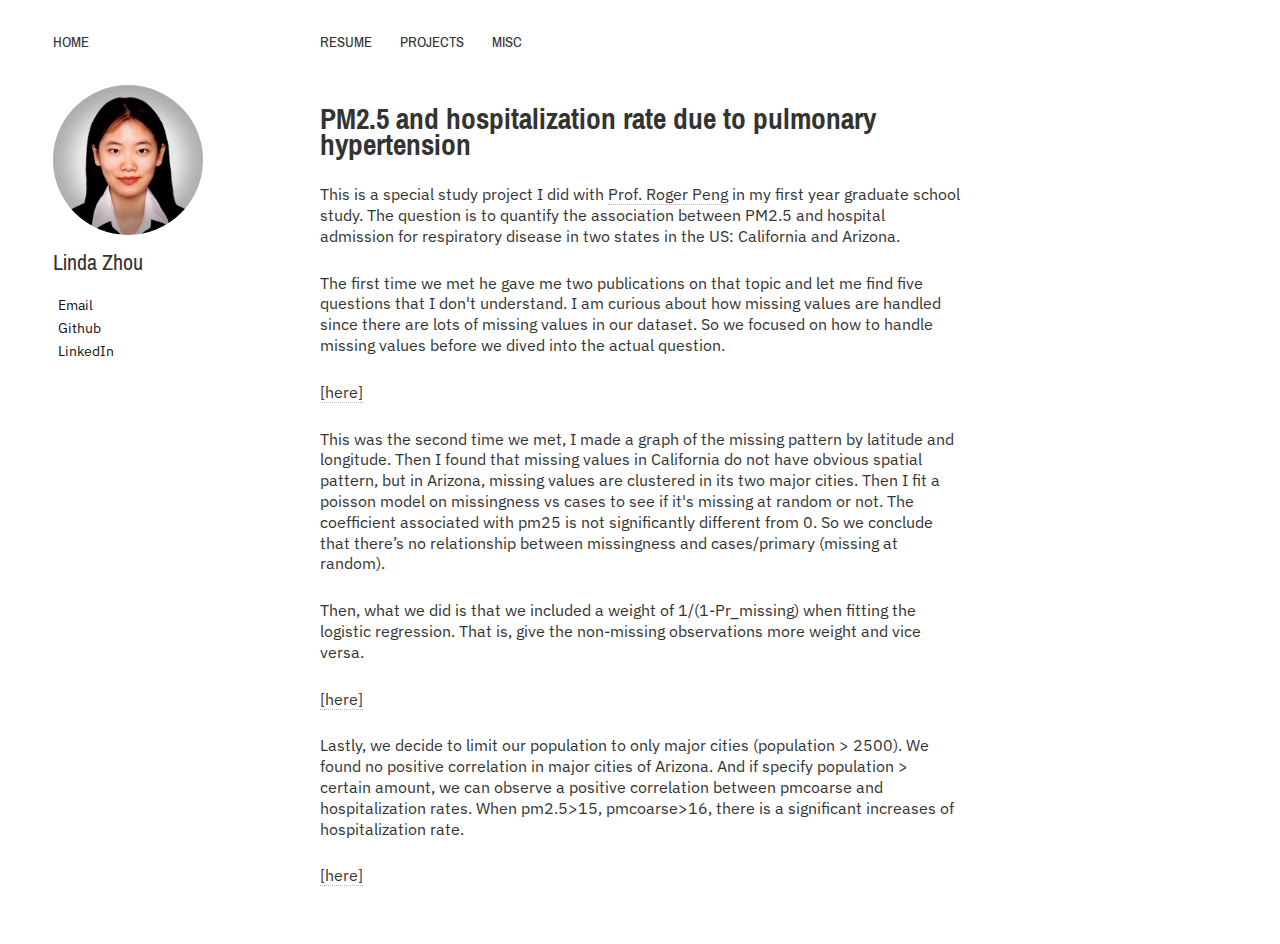
<file: pm25.html>
<!doctype html>
<!--[if lt IE 7]><html class="no-js lt-ie9 lt-ie8 lt-ie7" lang="en"> <![endif]-->
<!--[if (IE 7)&!(IEMobile)]><html class="no-js lt-ie9 lt-ie8" lang="en"><![endif]-->
<!--[if (IE 8)&!(IEMobile)]><html class="no-js lt-ie9" lang="en"><![endif]-->
<!--[if gt IE 8]><!--> <html class="no-js" lang="en"><!--<![endif]-->
<head>
<meta charset="utf-8">
<title>About &#8211; home</title>

<meta name="keywords" content="about">


<!-- Twitter Cards -->
<meta name="twitter:title" content="About">




<meta name="twitter:card" content="summary">


<!-- Open Graph -->
<meta property="og:locale" content="en_US">
<meta property="og:type" content="article">
<meta property="og:title" content="About">


<meta property="og:site_name" content="home">









<!-- http://t.co/dKP3o1e -->
<meta name="HandheldFriendly" content="True">
<meta name="MobileOptimized" content="320">
<meta name="viewport" content="width=device-width, initial-scale=1.0">

<!-- For all browsers -->
<link rel="stylesheet" href="main.css">

<meta http-equiv="cleartype" content="on">

<!-- HTML5 Shiv and Media Query Support -->
<!--[if lt IE 9]>


<![endif]-->

<!-- Modernizr -->


<!--<link href='https://fonts.googleapis.com/css?family=PT+Sans+Narrow:400,700%7CPT+Serif:400,700,400italic' rel='stylesheet' type='text/css'> -->
<link href='https://fonts.googleapis.com/css?family=PT+Sans+Narrow:400,700|PT+Serif:400,700,400italic|Archivo+Narrow|Barlow+Condensed|IBM+Plex+Sans:400,700|Pragati+Narrow' rel='stylesheet' type='text/css'>

<!-- Icons -->
<!-- 16x16 -->

<!-- 32x32 -->

<!-- 57x57 (precomposed) for iPhone 3GS, pre-2011 iPod Touch and older Android devices -->

<!-- 72x72 (precomposed) for 1st generation iPad, iPad 2 and iPad mini -->

<!-- 114x114 (precomposed) for iPhone 4, 4S, 5 and post-2011 iPod Touch -->

<!-- 144x144 (precomposed) for iPad 3rd and 4th generation -->


</head>

<body class="page">

<!--[if lt IE 9]><div class="browser-upgrade alert alert-info">You are using an <strong>outdated</strong> browser. Please <a href="http://browsehappy.com/">upgrade your browser</a> to improve your experience.</div><![endif]-->

<div class="navigation-wrapper">
	<div class="site-name">
		<a href="home.html">home</a>
	</div><!-- /.site-name -->
	<div class="top-navigation">
		<nav role="navigation" id="site-nav" class="nav">
		    <ul>
		        
					    
					    <li><a href="Linda_Zhou_resume.pdf" , target="_blank">Resume</a></li>
					  
					    
					    <li><a href="project_list.html" >Projects</a></li>

					    <li><a href="misc.html" >Misc</a></li>
					  
		    </ul>
		</nav>
	</div><!-- /.top-navigation -->
</div><!-- /.navigation-wrapper -->



<div id="main" role="main">
  <div class="article-author-side">
    


	<img src="Linkedin_photo.png" class="bio-photo" alt="Shuoyang Ding bio photo"></a>

<h3>Linda Zhou</h3>
<p></p>
<a href="mailto:lzhou54@jhu.edu" class="author-social" target="_blank"><i class="fa fa-envelope-square"></i> Email</a>

<a href="https://github.com/Linda-Zhou" class="author-social" target="_blank"><i class="fa fa-github"></i> Github</a>

<a href="https://www.linkedin.com/in/linda-zhou-43a291127/" class="author-social" target="_blank"><i class="fa fa-github"></i> LinkedIn</a>













  </div>
  <article>
    <h1>PM2.5 and hospitalization rate due to pulmonary hypertension</h1>
    <div class="article-wrap">



      <p> This is a special study project I did with <a href="https://www.biostat.jhsph.edu/~rpeng/">Prof. Roger Peng</a> in my first year graduate school study. The question is to quantify the association between PM2.5 and hospital admission for respiratory disease in two states in the US: California and Arizona. <p>
      <p> The first time we met he gave me two publications on that topic and let me find five questions that I don't understand. I am curious about how missing values are handled since there are lots of missing values in our dataset. So we focused on how to handle missing values before we dived into the actual question. <p>
      <p> <a href="missing_data.html"> [here]</a>
      <p> This was the second time we met, I made a graph of the missing pattern by latitude and longitude. Then I found that missing values in California do not have obvious spatial pattern, but in Arizona, missing values are clustered in its two major cities. Then I fit a poisson model on missingness vs cases to see if it's missing at random or not. The coefficient associated with pm25 is not significantly different from 0. So we conclude that there’s no relationship between missingness and cases/primary (missing at random). <p>

      <p>Then, what we did is that we included a weight of 1/(1-Pr_missing) when fitting the logistic regression. That is, give the non-missing observations more weight and vice versa. 
      <p> <a href="missing_data2.html"> [here]</a>
      <p> Lastly, we decide to limit our population to only major cities (population > 2500). We found no positive correlation in major cities of Arizona. And if specify population > certain amount, we can observe a positive correlation between pmcoarse and hospitalization rates. When pm2.5>15, pmcoarse>16, there is a significant increases of hospitalization rate.
      <p> <a href="hosp_vs_pm.html"> [here]</a>
</file>
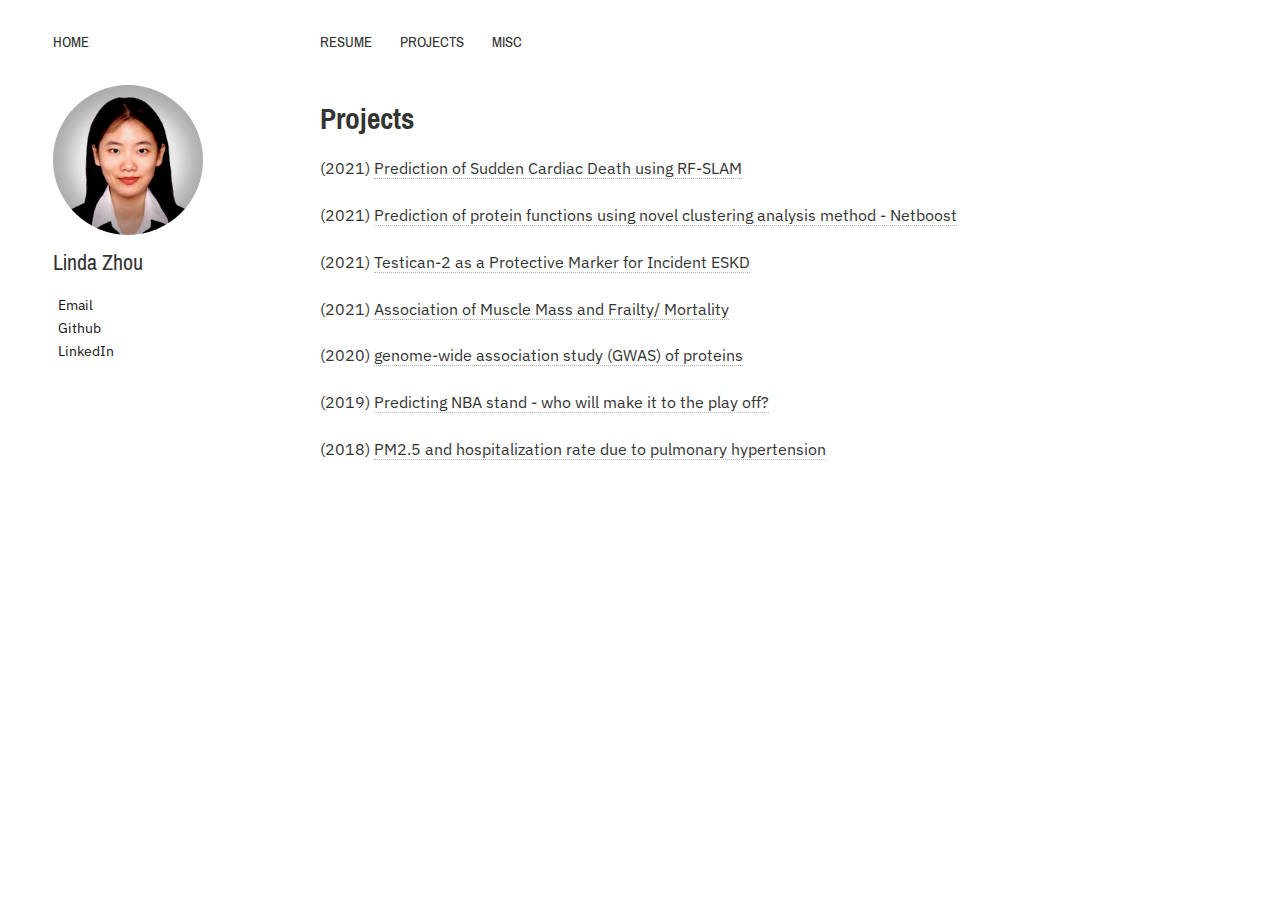
<file: project_list.html>
<!doctype html>
<!--[if lt IE 7]><html class="no-js lt-ie9 lt-ie8 lt-ie7" lang="en"> <![endif]-->
<!--[if (IE 7)&!(IEMobile)]><html class="no-js lt-ie9 lt-ie8" lang="en"><![endif]-->
<!--[if (IE 8)&!(IEMobile)]><html class="no-js lt-ie9" lang="en"><![endif]-->
<!--[if gt IE 8]><!--> <html class="no-js" lang="en"><!--<![endif]-->
<head>
<meta charset="utf-8">
<title>About &#8211; home</title>

<meta name="keywords" content="about">


<!-- Twitter Cards -->
<meta name="twitter:title" content="About">




<meta name="twitter:card" content="summary">


<!-- Open Graph -->
<meta property="og:locale" content="en_US">
<meta property="og:type" content="article">
<meta property="og:title" content="About">


<meta property="og:site_name" content="home">









<!-- http://t.co/dKP3o1e -->
<meta name="HandheldFriendly" content="True">
<meta name="MobileOptimized" content="320">
<meta name="viewport" content="width=device-width, initial-scale=1.0">

<!-- For all browsers -->
<link rel="stylesheet" href="main.css">

<meta http-equiv="cleartype" content="on">

<!-- HTML5 Shiv and Media Query Support -->
<!--[if lt IE 9]>


<![endif]-->

<!-- Modernizr -->


<!--<link href='https://fonts.googleapis.com/css?family=PT+Sans+Narrow:400,700%7CPT+Serif:400,700,400italic' rel='stylesheet' type='text/css'> -->
<link href='https://fonts.googleapis.com/css?family=PT+Sans+Narrow:400,700|PT+Serif:400,700,400italic|Archivo+Narrow|Barlow+Condensed|IBM+Plex+Sans:400,700|Pragati+Narrow' rel='stylesheet' type='text/css'>

<!-- Icons -->
<!-- 16x16 -->

<!-- 32x32 -->

<!-- 57x57 (precomposed) for iPhone 3GS, pre-2011 iPod Touch and older Android devices -->

<!-- 72x72 (precomposed) for 1st generation iPad, iPad 2 and iPad mini -->

<!-- 114x114 (precomposed) for iPhone 4, 4S, 5 and post-2011 iPod Touch -->

<!-- 144x144 (precomposed) for iPad 3rd and 4th generation -->


</head>

<body class="page">

<!--[if lt IE 9]><div class="browser-upgrade alert alert-info">You are using an <strong>outdated</strong> browser. Please <a href="http://browsehappy.com/">upgrade your browser</a> to improve your experience.</div><![endif]-->

<div class="navigation-wrapper">
	<div class="site-name">
		<a href="home.html">home</a>
	</div><!-- /.site-name -->
	<div class="top-navigation">
		<nav role="navigation" id="site-nav" class="nav">
		    <ul>
		        
					    
					    <li><a href="Linda_Zhou_resume.pdf", target="_blank">Resume</a></li>
					  
					    
					    <li><a href="project_list.html" >Projects</a></li>

					    <li><a href="misc.html" >Misc</a></li>
					  
		    </ul>
		</nav>
	</div><!-- /.top-navigation -->
</div><!-- /.navigation-wrapper -->



<div id="main" role="main">
  <div class="article-author-side">
    


	<img src="Linkedin_photo.png" class="bio-photo" alt="Shuoyang Ding bio photo"></a>

<h3>Linda Zhou</h3>
<p></p>
<a href="mailto:lzhou54@jhu.edu" class="author-social" target="_blank"><i class="fa fa-envelope-square"></i> Email</a>

<a href="https://github.com/Linda-Zhou" class="author-social" target="_blank"><i class="fa fa-github"></i> Github</a>

<a href="https://www.linkedin.com/in/linda-zhou-43a291127/" class="author-social" target="_blank"><i class="fa fa-github"></i> LinkedIn</a>













  </div>
  <article>
    <h1>Projects</h1>
    <div class="article-wrap">
      <p>  (2021) <a href="RFSLAM.html">Prediction of Sudden Cardiac Death using RF-SLAM  <p></a>
      
      <p>  (2021) <a href="Cluster.html">Prediction of protein functions using novel clustering analysis method - Netboost<p></a>
      
      <p>  (2021) <a href="testican.html">Testican-2 as a Protective Marker for Incident ESKD <p></a>

      <p>  (2021) <a href="muscle.html">Association of Muscle Mass and Frailty/ Mortality <p></a>

      <p>  (2020) <a href="GWAS.html">genome-wide association study (GWAS) of proteins<p></a>

      <p>  (2019) <a href="https://advds71x.github.io/NBAproj/">Predicting NBA stand - who will make it to the play off? <p></a>

      <p>  (2018) <a href="PM25.html">PM2.5 and hospitalization rate due to pulmonary hypertension <p></a>
</file>
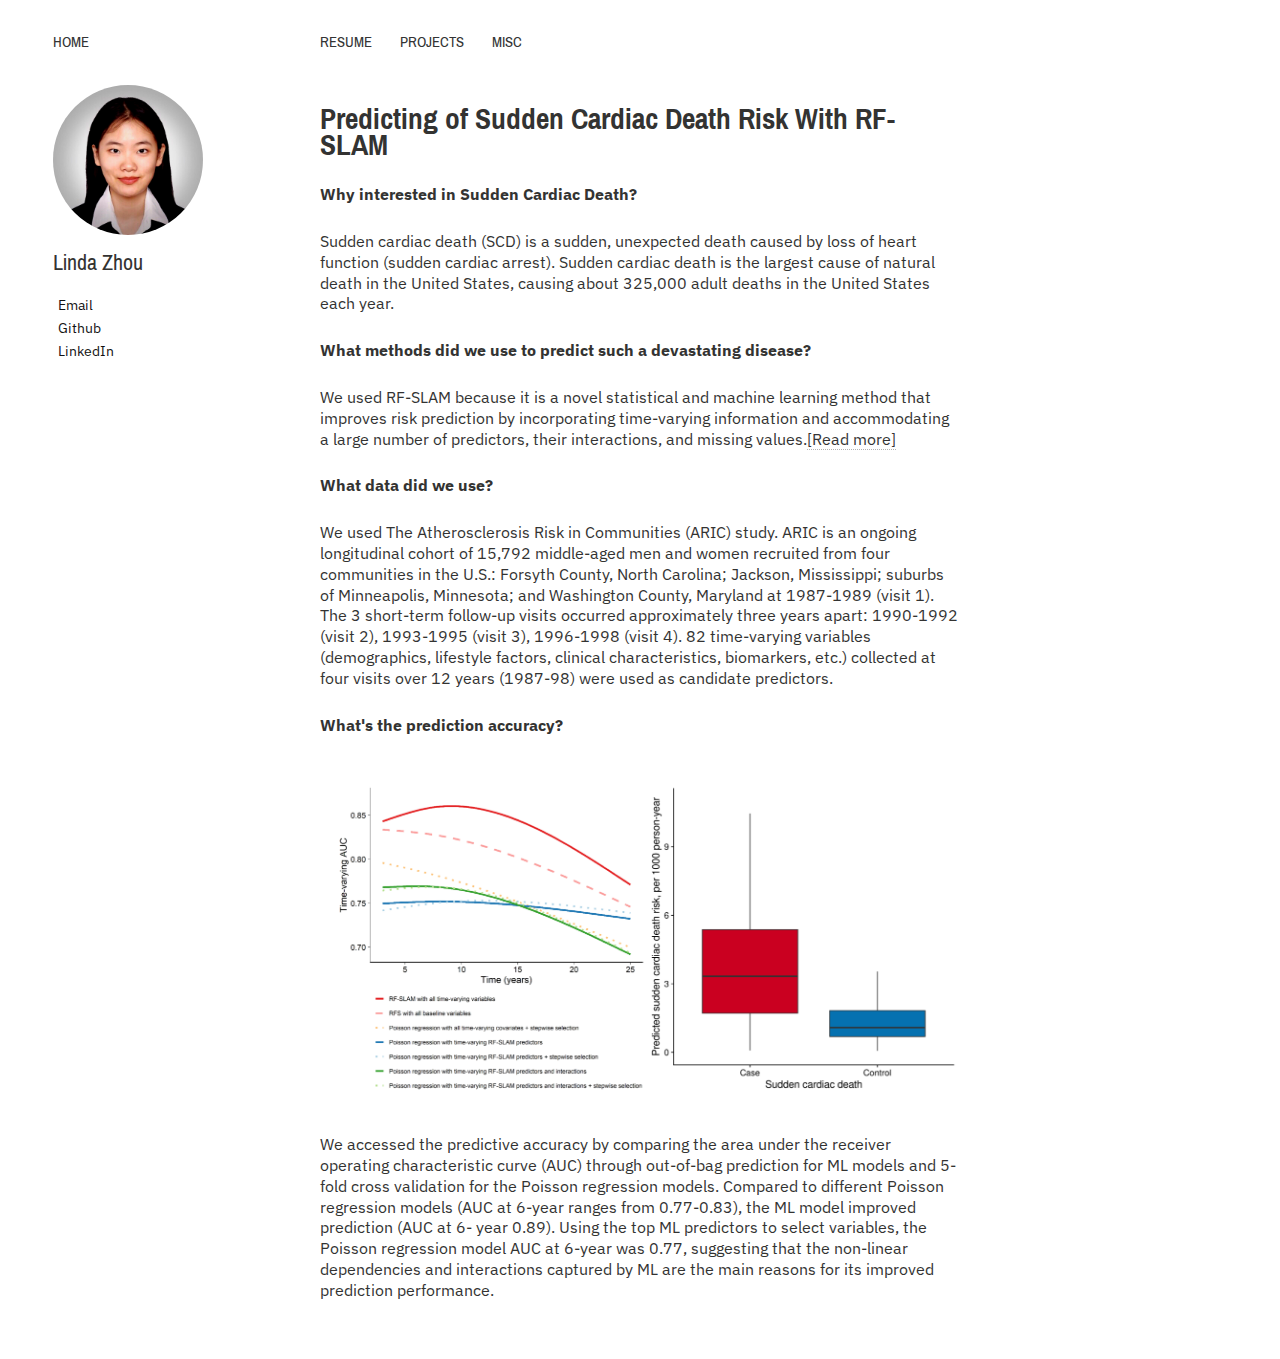
<file: RFSLAM.html>
<!doctype html>
<!--[if lt IE 7]><html class="no-js lt-ie9 lt-ie8 lt-ie7" lang="en"> <![endif]-->
<!--[if (IE 7)&!(IEMobile)]><html class="no-js lt-ie9 lt-ie8" lang="en"><![endif]-->
<!--[if (IE 8)&!(IEMobile)]><html class="no-js lt-ie9" lang="en"><![endif]-->
<!--[if gt IE 8]><!--> <html class="no-js" lang="en"><!--<![endif]-->
<head>
<meta charset="utf-8">
<title>About &#8211; home</title>

<meta name="keywords" content="about">


<!-- Twitter Cards -->
<meta name="twitter:title" content="About">




<meta name="twitter:card" content="summary">


<!-- Open Graph -->
<meta property="og:locale" content="en_US">
<meta property="og:type" content="article">
<meta property="og:title" content="About">


<meta property="og:site_name" content="home">









<!-- http://t.co/dKP3o1e -->
<meta name="HandheldFriendly" content="True">
<meta name="MobileOptimized" content="320">
<meta name="viewport" content="width=device-width, initial-scale=1.0">

<!-- For all browsers -->
<link rel="stylesheet" href="main.css">

<meta http-equiv="cleartype" content="on">

<!-- HTML5 Shiv and Media Query Support -->
<!--[if lt IE 9]>


<![endif]-->

<!-- Modernizr -->


<!--<link href='https://fonts.googleapis.com/css?family=PT+Sans+Narrow:400,700%7CPT+Serif:400,700,400italic' rel='stylesheet' type='text/css'> -->
<link href='https://fonts.googleapis.com/css?family=PT+Sans+Narrow:400,700|PT+Serif:400,700,400italic|Archivo+Narrow|Barlow+Condensed|IBM+Plex+Sans:400,700|Pragati+Narrow' rel='stylesheet' type='text/css'>

<!-- Icons -->
<!-- 16x16 -->

<!-- 32x32 -->

<!-- 57x57 (precomposed) for iPhone 3GS, pre-2011 iPod Touch and older Android devices -->

<!-- 72x72 (precomposed) for 1st generation iPad, iPad 2 and iPad mini -->

<!-- 114x114 (precomposed) for iPhone 4, 4S, 5 and post-2011 iPod Touch -->

<!-- 144x144 (precomposed) for iPad 3rd and 4th generation -->


</head>

<body class="page">

<!--[if lt IE 9]><div class="browser-upgrade alert alert-info">You are using an <strong>outdated</strong> browser. Please <a href="http://browsehappy.com/">upgrade your browser</a> to improve your experience.</div><![endif]-->

<div class="navigation-wrapper">
	<div class="site-name">
		<a href="home.html">home</a>
	</div><!-- /.site-name -->
	<div class="top-navigation">
		<nav role="navigation" id="site-nav" class="nav">
		    <ul>
		        
					    
					    <li><a href="Linda_Zhou_resume.pdf", target="_blank">Resume</a></li>
					  
					    
					    <li><a href="project_list.html" >Projects</a></li>

					    <li><a href="misc.html" >Misc</a></li>
					  
		    </ul>
		</nav>
	</div><!-- /.top-navigation -->
</div><!-- /.navigation-wrapper -->



<div id="main" role="main">
  <div class="article-author-side">
    


	<img src="Linkedin_photo.png" class="bio-photo" alt="Shuoyang Ding bio photo"></a>

<h3>Linda Zhou</h3>
<p></p>
<a href="mailto:lzhou54@jhu.edu" class="author-social" target="_blank"><i class="fa fa-envelope-square"></i> Email</a>

<a href="https://github.com/Linda-Zhou" class="author-social" target="_blank"><i class="fa fa-github"></i> Github</a>

<a href="https://www.linkedin.com/in/linda-zhou-43a291127/" class="author-social" target="_blank"><i class="fa fa-github"></i> LinkedIn</a>













  </div>
  <article>
    <h1>Predicting of Sudden Cardiac Death Risk With RF-SLAM</h1>
    <div class="article-wrap">
      <p> <strong>Why interested in Sudden Cardiac Death? </strong> <p>
      <p> Sudden cardiac death (SCD) is a sudden, unexpected death caused by loss of heart function (sudden cardiac arrest). Sudden cardiac death is the largest cause of natural death in the United States, causing about 325,000 adult deaths in the United States each year. <p>
      <p> <strong>What methods did we use to predict such a devastating disease? </strong><p>
      <p> We used RF-SLAM because it is a novel statistical and machine learning method that improves risk prediction by incorporating time-varying information and accommodating a large number of predictors, their interactions, and missing values.<a href="https://www.researchgate.net/publication/338255105_Clinical_risk_prediction_with_random_forests_for_survival_longitudinal_and_multivariate_RF-SLAM_data_analysis">[Read more] <p></a>
      <p> <strong>What data did we use? </strong><p>
      <p> We used The Atherosclerosis Risk in Communities (ARIC) study. ARIC is an ongoing longitudinal cohort of 15,792 middle-aged men and women recruited from four communities in the U.S.: Forsyth County, North Carolina; Jackson, Mississippi; suburbs of Minneapolis, Minnesota; and Washington County, Maryland at 1987-1989 (visit 1). The 3 short-term follow-up visits occurred approximately three years apart: 1990-1992 (visit 2), 1993-1995 (visit 3), 1996-1998 (visit 4). 82 time-varying variables (demographics, lifestyle factors, clinical characteristics, biomarkers, etc.) collected at
four visits over 12 years (1987-98) were used as candidate predictors. <p>
      <p> <strong>What's the prediction accuracy? </strong><p>
      <img src="rfslam.png" alt="RF SLAM" width="1280" height="512">
      <p> We accessed the predictive accuracy by comparing the area under the receiver operating characteristic curve (AUC) through out-of-bag prediction for ML models and 5-fold cross validation for the Poisson regression models. Compared to different Poisson regression models (AUC at 6-year ranges from 0.77-0.83), the ML model improved prediction (AUC at 6-
year 0.89). Using the top ML predictors to select variables, the Poisson regression model AUC at 6-year was 0.77, suggesting that the non-linear dependencies and interactions captured by ML are the main reasons for its improved prediction performance. <p>
</file>
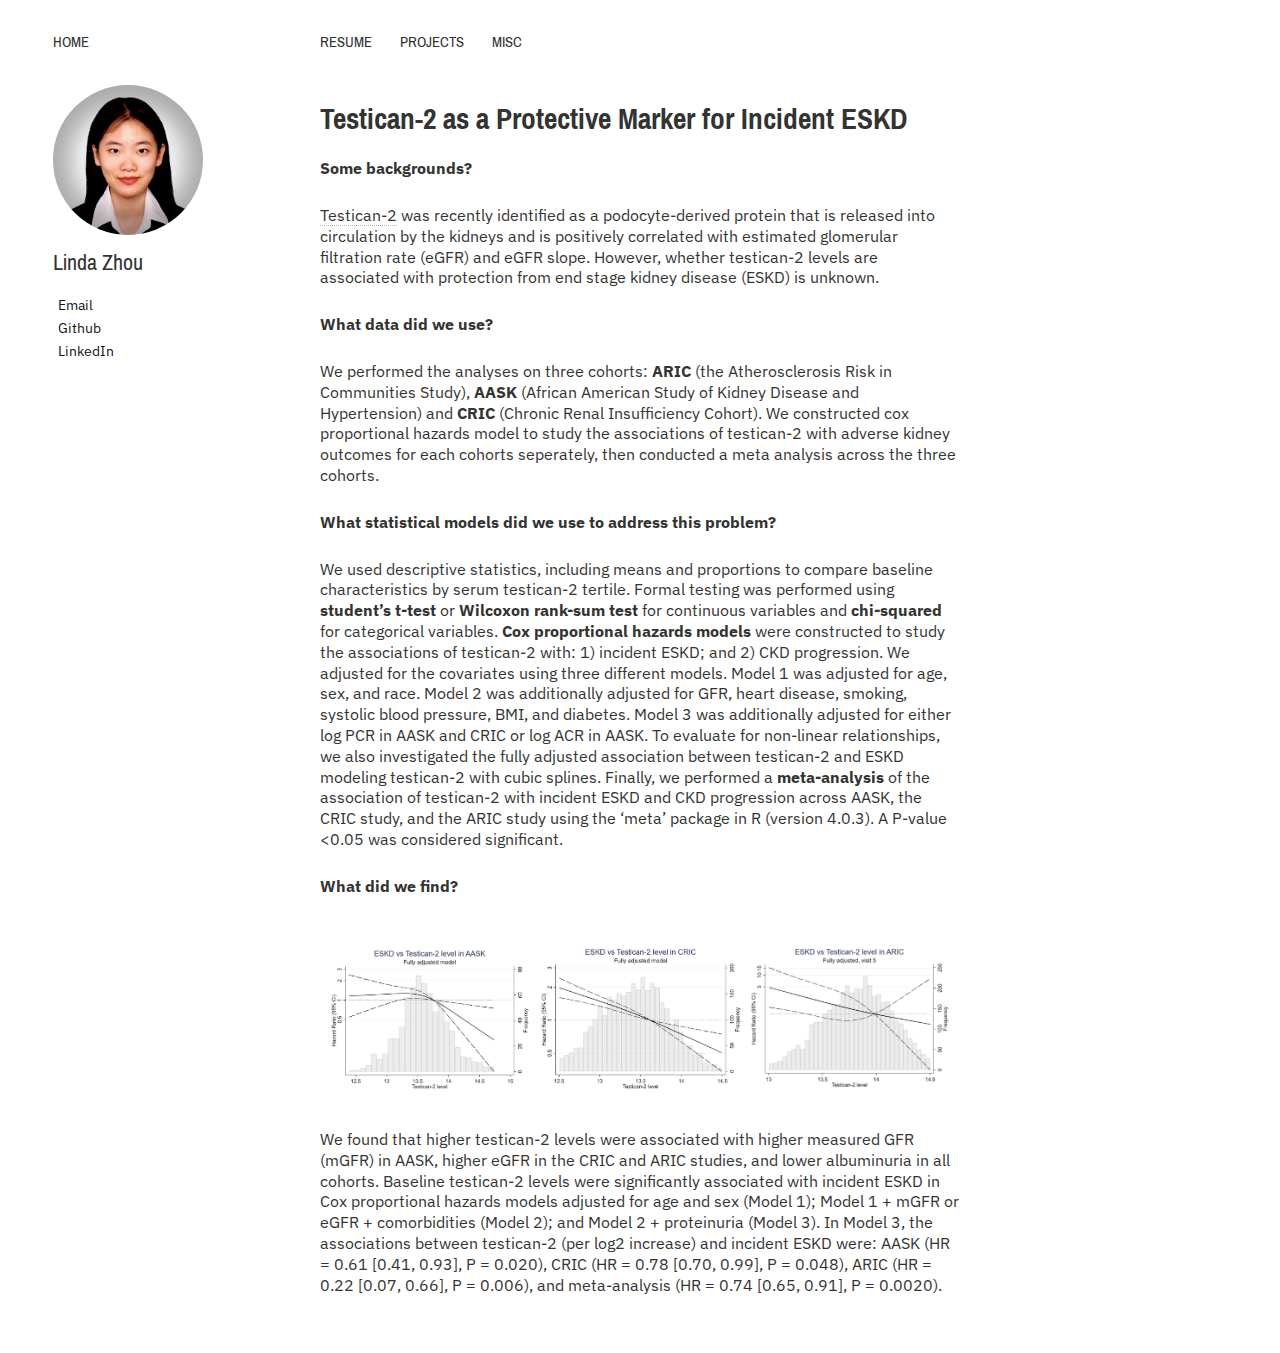
<file: testican.html>
<!doctype html>
<!--[if lt IE 7]><html class="no-js lt-ie9 lt-ie8 lt-ie7" lang="en"> <![endif]-->
<!--[if (IE 7)&!(IEMobile)]><html class="no-js lt-ie9 lt-ie8" lang="en"><![endif]-->
<!--[if (IE 8)&!(IEMobile)]><html class="no-js lt-ie9" lang="en"><![endif]-->
<!--[if gt IE 8]><!--> <html class="no-js" lang="en"><!--<![endif]-->
<head>
<meta charset="utf-8">
<title>About &#8211; home</title>

<meta name="keywords" content="about">


<!-- Twitter Cards -->
<meta name="twitter:title" content="About">




<meta name="twitter:card" content="summary">


<!-- Open Graph -->
<meta property="og:locale" content="en_US">
<meta property="og:type" content="article">
<meta property="og:title" content="About">


<meta property="og:site_name" content="home">









<!-- http://t.co/dKP3o1e -->
<meta name="HandheldFriendly" content="True">
<meta name="MobileOptimized" content="320">
<meta name="viewport" content="width=device-width, initial-scale=1.0">

<!-- For all browsers -->
<link rel="stylesheet" href="main.css">

<meta http-equiv="cleartype" content="on">

<!-- HTML5 Shiv and Media Query Support -->
<!--[if lt IE 9]>


<![endif]-->

<!-- Modernizr -->


<!--<link href='https://fonts.googleapis.com/css?family=PT+Sans+Narrow:400,700%7CPT+Serif:400,700,400italic' rel='stylesheet' type='text/css'> -->
<link href='https://fonts.googleapis.com/css?family=PT+Sans+Narrow:400,700|PT+Serif:400,700,400italic|Archivo+Narrow|Barlow+Condensed|IBM+Plex+Sans:400,700|Pragati+Narrow' rel='stylesheet' type='text/css'>

<!-- Icons -->
<!-- 16x16 -->

<!-- 32x32 -->

<!-- 57x57 (precomposed) for iPhone 3GS, pre-2011 iPod Touch and older Android devices -->

<!-- 72x72 (precomposed) for 1st generation iPad, iPad 2 and iPad mini -->

<!-- 114x114 (precomposed) for iPhone 4, 4S, 5 and post-2011 iPod Touch -->

<!-- 144x144 (precomposed) for iPad 3rd and 4th generation -->


</head>

<body class="page">

<!--[if lt IE 9]><div class="browser-upgrade alert alert-info">You are using an <strong>outdated</strong> browser. Please <a href="http://browsehappy.com/">upgrade your browser</a> to improve your experience.</div><![endif]-->

<div class="navigation-wrapper">
	<div class="site-name">
		<a href="home.html">home</a>
	</div><!-- /.site-name -->
	<div class="top-navigation">
		<nav role="navigation" id="site-nav" class="nav">
		    <ul>
		        
					    
					    <li><a href="Linda_Zhou_resume.pdf", target="_blank">Resume</a></li>
					  
					    
					    <li><a href="project_list.html" >Projects</a></li>

					    <li><a href="misc.html" >Misc</a></li>
					  
		    </ul>
		</nav>
	</div><!-- /.top-navigation -->
</div><!-- /.navigation-wrapper -->



<div id="main" role="main">
  <div class="article-author-side">
    


	<img src="Linkedin_photo.png" class="bio-photo" alt="Shuoyang Ding bio photo"></a>

<h3>Linda Zhou</h3>
<p></p>
<a href="mailto:lzhou54@jhu.edu" class="author-social" target="_blank"><i class="fa fa-envelope-square"></i> Email</a>

<a href="https://github.com/Linda-Zhou" class="author-social" target="_blank"><i class="fa fa-github"></i> Github</a>

<a href="https://www.linkedin.com/in/linda-zhou-43a291127/" class="author-social" target="_blank"><i class="fa fa-github"></i> LinkedIn</a>













  </div>
  <article>
    <h1>Testican-2 as a Protective Marker for Incident ESKD</h1>
    <div class="article-wrap">
      <p> <strong>Some backgrounds? </strong> <p>
      <p> <a href="https://en.wikipedia.org/wiki/SPOCK2">Testican-2</a> was recently identified as a podocyte-derived protein that is released into circulation by the kidneys and is positively correlated with estimated glomerular filtration rate (eGFR) and eGFR slope. However, whether testican-2 levels are associated with protection from end stage kidney disease (ESKD) is unknown. <p>
      <p> <strong>What data did we use? </strong><p>
      <p> We performed the analyses on three cohorts: <strong>ARIC</strong> (the Atherosclerosis Risk in Communities Study), <strong>AASK</strong> (African American Study of Kidney Disease and Hypertension) and <strong>CRIC</strong> (Chronic Renal Insufficiency Cohort). We constructed cox proportional hazards model to study the associations of testican-2 with adverse kidney outcomes for each cohorts seperately, then conducted a meta analysis across the three cohorts. <p>
      <p> <strong>What statistical models did we use to address this problem? </strong><p>
      <p> We used descriptive statistics, including means and proportions to compare baseline characteristics by serum testican-2 tertile. Formal testing was performed using <strong>student’s t-test</strong> or <strong>Wilcoxon rank-sum test</strong> for continuous variables and <strong>chi-squared</strong> for categorical variables. <strong>Cox proportional hazards models</strong> were constructed to study the associations of testican-2 with: 1) incident ESKD; and 2) CKD progression. We adjusted for the covariates using three different models. Model 1 was adjusted for age, sex, and race. Model 2 was additionally adjusted for GFR, heart disease, smoking, systolic blood pressure, BMI, and diabetes. Model 3 was additionally adjusted for either log PCR in AASK and CRIC or log ACR in AASK. To evaluate for non-linear relationships, we also investigated the fully adjusted association between testican-2 and ESKD modeling testican-2 with cubic splines. Finally, we performed a <strong>meta-analysis</strong> of the association of testican-2 with incident ESKD and CKD progression across AASK, the CRIC study, and the ARIC study using the ‘meta’ package in R (version 4.0.3). A P-value <0.05 was considered significant. <p>
      <p> <strong> What did we find? </strong><p>
      <img src="testican.png" alt="testican" width="1500" height="800">
      <p> We found that higher testican-2 levels were associated with higher measured GFR (mGFR) in AASK, higher eGFR in the CRIC and ARIC studies, and lower albuminuria in all cohorts. Baseline testican-2 levels were significantly associated with incident ESKD in Cox proportional hazards models adjusted for age and sex (Model 1); Model 1 + mGFR or eGFR + comorbidities (Model 2); and Model 2 + proteinuria (Model 3). In Model 3, the associations between testican-2 (per log2 increase) and incident ESKD were: AASK (HR = 0.61 [0.41, 0.93], P = 0.020), CRIC (HR = 0.78 [0.70, 0.99], P = 0.048), ARIC (HR = 0.22 [0.07, 0.66], P = 0.006), and meta-analysis (HR = 0.74 [0.65, 0.91], P = 0.0020).  <p>
</file>
<file: main.css>
/*
 *
 *  Minimal Mistakes
 *
 *  Designer: Michael Rose
 *  Twitter: http://twitter.com/mmistakes
 *
*/
/*! normalize.css v2.1.0 | MIT License | git.io/normalize */
/* ==========================================================================
   HTML5 display definitions
   ========================================================================== */
/**
 * Correct `block` display not defined in IE 8/9.
 */
article,
aside,
details,
figcaption,
figure,
footer,
header,
hgroup,
main,
nav,
section,
summary {
  display: block; }

/**
 * Correct `inline-block` display not defined in IE 8/9.
 */
audio,
canvas,
video {
  display: inline-block; }

/**
 * Prevent modern browsers from displaying `audio` without controls.
 * Remove excess height in iOS 5 devices.
 */
audio:not([controls]) {
  display: none;
  height: 0; }

/**
 * Address styling not present in IE 8/9.
 */
[hidden] {
  display: none; }

/* ==========================================================================
   Base
   ========================================================================== */
/**
 * 1. Set default font family to sans-serif.
 * 2. Prevent iOS text size adjust after orientation change, without disabling
 *    user zoom.
 */
html {
  font-family: sans-serif;
  /* 1 */
  -webkit-text-size-adjust: 100%;
  /* 2 */
  -ms-text-size-adjust: 100%;
  /* 2 */ }

/**
 * Remove default margin.
 */
body {
  margin: 0; }

/* ==========================================================================
   Links
   ========================================================================== */
/**
 * Address `outline` inconsistency between Chrome and other browsers.
 */
a:focus {
  outline: thin dotted; }

/**
 * Improve readability when focused and also mouse hovered in all browsers.
 */
a:active,
a:hover {
  outline: 0; }

/* ==========================================================================
   Typography
   ========================================================================== */
/**
 * Address variable `h1` font-size and margin within `section` and `article`
 * contexts in Firefox 4+, Safari 5, and Chrome.
 */
h1 {
  font-size: 2em;
  margin: 0.67em 0; }

/**
 * Address styling not present in IE 8/9, Safari 5, and Chrome.
 */
abbr[title] {
  border-bottom: 1px dotted; }

/**
 * Address style set to `bolder` in Firefox 4+, Safari 5, and Chrome.
 */
b,
strong {
  font-weight: bold; }

/**
 * Address styling not present in Safari 5 and Chrome.
 */
dfn {
  font-style: italic; }

/**
 * Address differences between Firefox and other browsers.
 */
hr {
  -moz-box-sizing: content-box;
  box-sizing: content-box;
  height: 0; }

/**
 * Address styling not present in IE 8/9.
 */
mark {
  background: #ff0;
  color: #000; }

/**
 * Correct font family set oddly in Safari 5 and Chrome.
 */
code,
kbd,
pre,
samp {
  font-family: monospace, serif;
  font-size: 1em; }

/**
 * Improve readability of pre-formatted text in all browsers.
 */
pre {
  white-space: pre; }

/**
 * Set consistent quote types.
 */
q {
  quotes: "\201C" "\201D" "\2018" "\2019"; }

/**
 * Address inconsistent and variable font size in all browsers.
 */
small {
  font-size: 80%; }

/**
 * Prevent `sub` and `sup` affecting `line-height` in all browsers.
 */
sub,
sup {
  font-size: 75%;
  line-height: 0;
  position: relative;
  vertical-align: baseline; }

sup {
  top: -0.5em; }

sub {
  bottom: -0.25em; }

/* ==========================================================================
   Embedded content
   ========================================================================== */
/**
 * Remove border when inside `a` element in IE 8/9.
 */
img {
  border: 0; }

/**
 * Correct overflow displayed oddly in IE 9.
 */
svg:not(:root) {
  overflow: hidden; }

/* ==========================================================================
   Figures
   ========================================================================== */
/**
 * Address margin not present in IE 8/9 and Safari 5.
 */
figure {
  margin: 0; }

/* ==========================================================================
   Forms
   ========================================================================== */
/**
 * Define consistent border, margin, and padding.
 */
fieldset {
  border: 1px solid #c0c0c0;
  margin: 0 2px;
  padding: 0.35em 0.625em 0.75em; }

/**
 * 1. Correct `color` not being inherited in IE 8/9.
 * 2. Remove padding so people aren't caught out if they zero out fieldsets.
 */
legend {
  border: 0;
  /* 1 */
  padding: 0;
  /* 2 */ }

/**
 * 1. Correct font family not being inherited in all browsers.
 * 2. Correct font size not being inherited in all browsers.
 * 3. Address margins set differently in Firefox 4+, Safari 5, and Chrome.
 */
button,
input,
select,
textarea {
  font-family: inherit;
  /* 1 */
  font-size: 100%;
  /* 2 */
  margin: 0;
  /* 3 */ }

/**
 * Address Firefox 4+ setting `line-height` on `input` using `!important` in
 * the UA stylesheet.
 */
button,
input {
  line-height: normal; }

/**
 * Address inconsistent `text-transform` inheritance for `button` and `select`.
 * All other form control elements do not inherit `text-transform` values.
 * Correct `button` style inheritance in Chrome, Safari 5+, and IE 8+.
 * Correct `select` style inheritance in Firefox 4+ and Opera.
 */
button,
select {
  text-transform: none; }

/**
 * 1. Avoid the WebKit bug in Android 4.0.* where (2) destroys native `audio`
 *    and `video` controls.
 * 2. Correct inability to style clickable `input` types in iOS.
 * 3. Improve usability and consistency of cursor style between image-type
 *    `input` and others.
 */
button,
html input[type="button"],
input[type="reset"],
input[type="submit"] {
  -webkit-appearance: button;
  /* 2 */
  cursor: pointer;
  /* 3 */ }

/**
 * Re-set default cursor for disabled elements.
 */
button[disabled],
html input[disabled] {
  cursor: default; }

/**
 * 1. Address box sizing set to `content-box` in IE 8/9.
 * 2. Remove excess padding in IE 8/9.
 */
input[type="checkbox"],
input[type="radio"] {
  box-sizing: border-box;
  /* 1 */
  padding: 0;
  /* 2 */ }

/**
 * 1. Address `appearance` set to `searchfield` in Safari 5 and Chrome.
 * 2. Address `box-sizing` set to `border-box` in Safari 5 and Chrome
 *    (include `-moz` to future-proof).
 */
input[type="search"] {
  -webkit-appearance: textfield;
  /* 1 */
  -moz-box-sizing: content-box;
  -webkit-box-sizing: content-box;
  /* 2 */
  box-sizing: content-box; }

/**
 * Remove inner padding and search cancel button in Safari 5 and Chrome
 * on OS X.
 */
input[type="search"]::-webkit-search-cancel-button,
input[type="search"]::-webkit-search-decoration {
  -webkit-appearance: none; }

/**
 * Remove inner padding and border in Firefox 4+.
 */
button::-moz-focus-inner,
input::-moz-focus-inner {
  border: 0;
  padding: 0; }

/**
 * 1. Remove default vertical scrollbar in IE 8/9.
 * 2. Improve readability and alignment in all browsers.
 */
textarea {
  overflow: auto;
  /* 1 */
  vertical-align: top;
  /* 2 */ }

/* ==========================================================================
   Tables
   ========================================================================== */
/**
 * Remove most spacing between table cells.
 */
table {
  border-collapse: collapse;
  border-spacing: 0;
  margin-bottom: 1.5em;
  width: 100%;
  /* make full width */ }

/* Selection ============================================= */
::-moz-selection {
  background-color: #dadada;
  color: #343434;
  text-shadow: none; }

::selection {
  background-color: #dadada;
  color: #343434;
  text-shadow: none; }

/* Global Classes ======================================== */
.all-caps {
  text-transform: uppercase; }

.pull-left {
  float: left; }

.pull-right {
  float: right; }

.image-pull-right {
  float: right;
  margin-top: 0; }

.clearfix {
  *zoom: 1; }
  .clearfix:before, .clearfix:after {
    display: table;
    content: ""; }
  .clearfix:after {
    clear: both; }

.unstyled-list {
  list-style: none;
  margin-left: 0;
  padding-left: 0; }
  .unstyled-list li {
    list-style-type: none; }

/* Global Transition ==================================== */
b, i, strong, em, blockquote, p, q, span, figure, img, h1, h2, header, input, a {
  -webkit-transition: all 0.2s ease;
  -moz-transition: all 0.2s ease;
  -ms-transition: all 0.2s ease;
  -o-transition: all 0.2s ease;
  transition: all 0.2s ease; }

h1, h2, h3, h4, h5, h6 {
  font-family: "Pragati Narrow", sans-serif; }

h1 {
  font-size: 32px;
  font-size: 2rem;
  line-height: 0.8125;
  margin-bottom: 26px;
  margin-bottom: 1.625rem; }

h2 {
  font-size: 28px;
  font-size: 1.75rem;
  line-height: 0.9286;
  margin-bottom: 26px;
  margin-bottom: 1.625rem; }

h3 {
  font-weight: normal;
  font-size: 24px;
  font-size: 1.5rem;
  line-height: 1.0833;
  margin-bottom: 26px;
  margin-bottom: 1.625rem; }

h4 {
  font-weight: normal;
  font-size: 18px;
  font-size: 1.125rem;
  line-height: 1.4444;
  margin-bottom: 26px;
  margin-bottom: 1.625rem; }

h5 {
  font-weight: normal;
  font-size: 16px;
  font-size: 1rem;
  line-height: 1.625;
  margin-bottom: 26px;
  margin-bottom: 1.625rem; }

h6 {
  font-weight: normal;
  font-size: 14px;
  font-size: 0.875rem;
  line-height: 1.8571;
  margin-bottom: 26px;
  margin-bottom: 1.625rem; }

a {
  text-decoration: none;
  color: #343434; }
  a:visited {
    color: #4e4e4e; }
  a:hover {
    color: #1b1b1b; }
  a:focus {
    outline: thin dotted;
    color: #343434; }
  a:hover, a:active {
    outline: 0; }

figcaption {
  padding-top: 10px;
  font-size: 14px;
  font-size: 0.875rem;
  line-height: 1.8571;
  line-height: 1.3;
  color: #4d4d4b; }

.image-credit {
  display: inline;
  float: left;
  width: 83.3333333333%;
  margin-left: 8.3333333333%;
  margin-right: 8.3333333333%;
  display: block;
  text-align: right;
  font-size: 12px;
  font-size: 0.75rem;
  line-height: 2.1667;
  line-height: 1.3;
  font-style: italic;
  color: #80807e; }
  @media only screen and (min-width: 37.5em) {
    .image-credit {
      display: inline;
      float: left;
      width: 75%;
      margin-left: 0%;
      margin-right: 0%; } }
  @media only screen and (min-width: 86.375em) {
    .image-credit {
      display: inline;
      float: left;
      width: 70.8333333333%; } }
  .image-credit a {
    color: #80807e; }

.notice {
  margin-top: 1.5em;
  padding: .5em 1em;
  text-indent: 0;
  font-size: 14px;
  font-size: 0.875rem;
  background-color: #fff;
  border: 1px solid #cccccc;
  border-radius: 3px; }

blockquote {
  margin-left: -28px;
  padding-left: 20px;
  border-left: 8px solid #333332;
  font-family: "IBM Plex Sans", sans-serif;
  font-style: italic; }

.footnotes ol, .footnotes li, .footnotes p {
  margin-bottom: 0;
  font-size: 14px;
  font-size: 0.875rem; }

p {
  margin: 0 0 1.625rem; }

tt, code, kbd, samp, pre {
  font-family: Monaco, "Courier New", "DejaVu Sans Mono", "Bitstream Vera Sans Mono", monospace; }

p code,
li code {
  font-size: 12px;
  font-size: 0.75rem;
  line-height: 1.5;
  white-space: nowrap;
  margin: 0 2px;
  padding: 0 5px;
  border: 1px solid #f7f7f7;
  background-color: #efefef;
  border-radius: 3px; }

pre {
  font-size: 12px;
  font-size: 0.75rem;
  line-height: 1.5;
  overflow-x: auto; }

.highlight {
  background-color: #efefef;
  font-family: Monaco, "Courier New", "DejaVu Sans Mono", "Bitstream Vera Sans Mono", monospace;
  font-size: 12px;
  font-size: 0.75rem;
  line-height: 2.1667;
  color: #333332;
  margin-bottom: 1.5em;
  border-radius: 4px;
  /* Comment */
  /* Error */
  /* Keyword */
  /* Operator */
  /* Comment.Multiline */
  /* Comment.Preproc */
  /* Comment.Single */
  /* Comment.Special */
  /* Generic.Deleted */
  /* Generic.Emph */
  /* Generic.Error */
  /* Generic.Heading */
  /* Generic.Inserted */
  /* Generic.Output */
  /* Generic.Prompt */
  /* Generic.Strong */
  /* Generic.Subheading */
  /* Generic.Traceback */
  /* Keyword.Constant */
  /* Keyword.Declaration */
  /* Keyword.Namespace */
  /* Keyword.Pseudo */
  /* Keyword.Reserved */
  /* Keyword.Type */
  /* Literal.Number */
  /* Literal.String */
  /* Name.Attribute */
  /* Name.Builtin */
  /* Name.Class */
  /* Name.Constant */
  /* Name.Decorator */
  /* Name.Entity */
  /* Name.Exception */
  /* Name.Function */
  /* Name.Label */
  /* Name.Namespace */
  /* Name.Tag */
  /* Name.Variable */
  /* Operator.Word */
  /* Text.Whitespace */
  /* Literal.Number.Float */
  /* Literal.Number.Hex */
  /* Literal.Number.Integer */
  /* Literal.Number.Oct */
  /* Literal.String.Backtick */
  /* Literal.String.Char */
  /* Literal.String.Doc */
  /* Literal.String.Double */
  /* Literal.String.Escape */
  /* Literal.String.Heredoc */
  /* Literal.String.Interpol */
  /* Literal.String.Other */
  /* Literal.String.Regex */
  /* Literal.String.Single */
  /* Literal.String.Symbol */
  /* Name.Builtin.Pseudo */
  /* Name.Variable.Class */
  /* Name.Variable.Global */
  /* Name.Variable.Instance */
  /* Literal.Number.Integer.Long */ }
  .highlight pre {
    position: relative;
    margin: 0;
    padding: 1em; }
  .highlight .lineno {
    padding-right: 24px;
    color: #b3b3b1; }
  .highlight .hll {
    background-color: #ffffcc; }
  .highlight .c {
    color: #999988;
    font-style: italic; }
  .highlight .err {
    color: #a61717;
    background-color: #e3d2d2; }
  .highlight .k {
    color: #000000;
    font-weight: bold; }
  .highlight .o {
    color: #000000;
    font-weight: bold; }
  .highlight .cm {
    color: #999988;
    font-style: italic; }
  .highlight .cp {
    color: #999999;
    font-weight: bold;
    font-style: italic; }
  .highlight .c1 {
    color: #999988;
    font-style: italic; }
  .highlight .cs {
    color: #999999;
    font-weight: bold;
    font-style: italic; }
  .highlight .gd {
    color: #000000;
    background-color: #ffdddd; }
  .highlight .ge {
    color: #000000;
    font-style: italic; }
  .highlight .gr {
    color: #aa0000; }
  .highlight .gh {
    color: #999999; }
  .highlight .gi {
    color: #000000;
    background-color: #ddffdd; }
  .highlight .go {
    color: #888888; }
  .highlight .gp {
    color: #555555; }
  .highlight .gs {
    font-weight: bold; }
  .highlight .gu {
    color: #aaaaaa; }
  .highlight .gt {
    color: #aa0000; }
  .highlight .kc {
    color: #000000;
    font-weight: bold; }
  .highlight .kd {
    color: #000000;
    font-weight: bold; }
  .highlight .kn {
    color: #000000;
    font-weight: bold; }
  .highlight .kp {
    color: #000000;
    font-weight: bold; }
  .highlight .kr {
    color: #000000;
    font-weight: bold; }
  .highlight .kt {
    color: #445588;
    font-weight: bold; }
  .highlight .m {
    color: #009999; }
  .highlight .s {
    color: #d01040; }
  .highlight .na {
    color: #008080; }
  .highlight .nb {
    color: #0086B3; }
  .highlight .nc {
    color: #445588;
    font-weight: bold; }
  .highlight .no {
    color: #008080; }
  .highlight .nd {
    color: #3c5d5d;
    font-weight: bold; }
  .highlight .ni {
    color: #800080; }
  .highlight .ne {
    color: #990000;
    font-weight: bold; }
  .highlight .nf {
    color: #990000;
    font-weight: bold; }
  .highlight .nl {
    color: #990000;
    font-weight: bold; }
  .highlight .nn {
    color: #555555; }
  .highlight .nt {
    color: #000080; }
  .highlight .nv {
    color: #008080; }
  .highlight .ow {
    color: #000000;
    font-weight: bold; }
  .highlight .w {
    color: #bbbbbb; }
  .highlight .mf {
    color: #009999; }
  .highlight .mh {
    color: #009999; }
  .highlight .mi {
    color: #009999; }
  .highlight .mo {
    color: #009999; }
  .highlight .sb {
    color: #d01040; }
  .highlight .sc {
    color: #d01040; }
  .highlight .sd {
    color: #d01040; }
  .highlight .s2 {
    color: #d01040; }
  .highlight .se {
    color: #d01040; }
  .highlight .sh {
    color: #d01040; }
  .highlight .si {
    color: #d01040; }
  .highlight .sx {
    color: #d01040; }
  .highlight .sr {
    color: #009926; }
  .highlight .s1 {
    color: #d01040; }
  .highlight .ss {
    color: #990073; }
  .highlight .bp {
    color: #999999; }
  .highlight .vc {
    color: #008080; }
  .highlight .vg {
    color: #008080; }
  .highlight .vi {
    color: #008080; }
  .highlight .il {
    color: #009999; }

.CodeRay {
  background-color: #efefef;
  font-family: Monaco, "Courier New", "DejaVu Sans Mono", "Bitstream Vera Sans Mono", monospace;
  font-size: 12px;
  font-size: 0.75rem;
  line-height: 2.1667;
  color: #333332;
  margin-bottom: 1.5em;
  border-radius: 4px; }
  .CodeRay pre {
    margin: 0px;
    padding: 1em; }

span.CodeRay {
  white-space: pre;
  border: 0px;
  padding: 2px; }

table.CodeRay {
  border-collapse: collapse;
  width: 100%;
  padding: 2px; }

table.CodeRay td {
  padding: 1em 0.5em;
  vertical-align: top; }

.CodeRay .line-numbers, .CodeRay .no {
  background-color: #ECECEC;
  color: #AAA;
  text-align: right; }

.CodeRay .line-numbers a {
  color: #AAA; }

.CodeRay .line-numbers tt {
  font-weight: bold; }

.CodeRay .line-numbers .highlighted {
  color: red; }

.CodeRay .line {
  display: block;
  float: left;
  width: 100%; }

.CodeRay span.line-numbers {
  padding: 0 24px 0 4px; }

.CodeRay .code {
  width: 100%; }

ol.CodeRay {
  font-size: 10pt; }

ol.CodeRay li {
  white-space: pre; }

.CodeRay .code pre {
  overflow: auto; }

.CodeRay .debug {
  color: white !important;
  background: blue !important; }

.CodeRay .annotation {
  color: #007; }

.CodeRay .attribute-name {
  color: #f08; }

.CodeRay .attribute-value {
  color: #700; }

.CodeRay .binary {
  color: #509;
  font-weight: bold; }

.CodeRay .comment {
  color: #998;
  font-style: italic; }

.CodeRay .char {
  color: #04D; }

.CodeRay .char .content {
  color: #04D; }

.CodeRay .char .delimiter {
  color: #039; }

.CodeRay .class {
  color: #458;
  font-weight: bold; }

.CodeRay .complex {
  color: #A08;
  font-weight: bold; }

.CodeRay .constant {
  color: teal; }

.CodeRay .color {
  color: #0A0; }

.CodeRay .class-variable {
  color: #369; }

.CodeRay .decorator {
  color: #B0B; }

.CodeRay .definition {
  color: #099;
  font-weight: bold; }

.CodeRay .directive {
  color: #088;
  font-weight: bold; }

.CodeRay .delimiter {
  color: black; }

.CodeRay .doc {
  color: #970; }

.CodeRay .doctype {
  color: #34b; }

.CodeRay .doc-string {
  color: #D42;
  font-weight: bold; }

.CodeRay .escape {
  color: #666;
  font-weight: bold; }

.CodeRay .entity {
  color: #800;
  font-weight: bold; }

.CodeRay .error {
  color: #F00;
  background-color: #FAA; }

.CodeRay .exception {
  color: #C00;
  font-weight: bold; }

.CodeRay .filename {
  color: #099; }

.CodeRay .function {
  color: #900;
  font-weight: bold; }

.CodeRay .global-variable {
  color: teal;
  font-weight: bold; }

.CodeRay .hex {
  color: #058;
  font-weight: bold; }

.CodeRay .integer {
  color: #099; }

.CodeRay .include {
  color: #B44;
  font-weight: bold; }

.CodeRay .inline {
  color: black; }

.CodeRay .inline .inline {
  background: #ccc; }

.CodeRay .inline .inline .inline {
  background: #bbb; }

.CodeRay .inline .inline-delimiter {
  color: #D14; }

.CodeRay .inline-delimiter {
  color: #D14; }

.CodeRay .important {
  color: #f00; }

.CodeRay .interpreted {
  color: #B2B;
  font-weight: bold; }

.CodeRay .instance-variable {
  color: teal; }

.CodeRay .label {
  color: #970;
  font-weight: bold; }

.CodeRay .local-variable {
  color: #963; }

.CodeRay .octal {
  color: #40E;
  font-weight: bold; }

.CodeRay .predefined-constant {
  font-weight: bold; }

.CodeRay .predefined {
  color: #369;
  font-weight: bold; }

.CodeRay .preprocessor {
  color: #579; }

.CodeRay .pseudo-class {
  color: #00C;
  font-weight: bold; }

.CodeRay .predefined-type {
  color: #074;
  font-weight: bold; }

.CodeRay .reserved, .keyword {
  color: #000;
  font-weight: bold; }

.CodeRay .key {
  color: #808; }

.CodeRay .key .delimiter {
  color: #606; }

.CodeRay .key .char {
  color: #80f; }

.CodeRay .value {
  color: #088; }

.CodeRay .regexp {
  background-color: #fff0ff; }

.CodeRay .regexp .content {
  color: #808; }

.CodeRay .regexp .delimiter {
  color: #404; }

.CodeRay .regexp .modifier {
  color: #C2C; }

.CodeRay .regexp .function {
  color: #404;
  font-weight: bold; }

.CodeRay .string {
  color: #D20; }

.CodeRay .string .string .string {
  background-color: #ffd0d0; }

.CodeRay .string .content {
  color: #D14; }

.CodeRay .string .char {
  color: #D14; }

.CodeRay .string .delimiter {
  color: #D14; }

.CodeRay .shell {
  color: #D14; }

.CodeRay .shell .delimiter {
  color: #D14; }

.CodeRay .symbol {
  color: #990073; }

.CodeRay .symbol .content {
  color: #A60; }

.CodeRay .symbol .delimiter {
  color: #630; }

.CodeRay .tag {
  color: #070; }

.CodeRay .tag-special {
  color: #D70;
  font-weight: bold; }

.CodeRay .type {
  color: #339;
  font-weight: bold; }

.CodeRay .variable {
  color: #036; }

.CodeRay .insert {
  background: #afa; }

.CodeRay .delete {
  background: #faa; }

.CodeRay .change {
  color: #aaf;
  background: #007; }

.CodeRay .head {
  color: #f8f;
  background: #505; }

.CodeRay .insert .insert {
  color: #080;
  font-weight: bold; }

.CodeRay .delete .delete {
  color: #800;
  font-weight: bold; }

.CodeRay .change .change {
  color: #66f; }

.CodeRay .head .head {
  color: #f4f; }

hr {
  display: block;
  margin: 1em 0;
  padding: 0;
  height: 1px;
  border: 0;
  border-top: 1px solid #ccc;
  border-bottom: 1px solid #fff; }

/* Figures and images ==================================== */
figure {
  margin-bottom: 1.625rem; }

article img {
  max-width: 100%;
  height: auto;
  border-width: 0;
  vertical-align: middle;
  -ms-interpolation-mode: bicubic; }

svg:not(:root) {
  overflow: hidden; }

.half {
  margin: 0 auto;
  width: 100%;
  *zoom: 1; }
  .half:before, .half:after {
    display: table;
    content: "";
    line-height: 0; }
  .half:after {
    clear: both; }
  @media only screen and (min-width: 30em) {
    .half img {
      display: inline;
      float: left;
      width: 50%; }
    .half figcaption {
      display: inline;
      float: left;
      width: 100%; } }

.third {
  margin: 0 auto;
  width: 100%;
  *zoom: 1; }
  .third:before, .third:after {
    display: table;
    content: "";
    line-height: 0; }
  .third:after {
    clear: both; }
  @media only screen and (min-width: 30em) {
    .third img {
      display: inline;
      float: left;
      width: 33.3333333333%; }
    .third figcaption {
      display: inline;
      float: left;
      width: 100%; } }

/* Buttons ============================================== */
.btn, #goog-wm-sb {
  display: inline-block;
  margin-bottom: 20px;
  padding: 8px 20px;
  font-size: 14px;
  font-size: 0.875rem;
  background-color: #111;
  color: #fff;
  border-width: 2px !important;
  border-style: solid !important;
  border-color: #111;
  border-radius: 3px; }
  .btn:visited, #goog-wm-sb:visited {
    color: #fff; }
  .btn:hover, #goog-wm-sb:hover {
    background-color: #fff;
    color: #111; }

.btn-success {
  background-color: #5cb85c;
  color: #fff;
  border-color: #5cb85c; }
  .btn-success:visited {
    color: #fff; }
  .btn-success:hover {
    background-color: #fff;
    color: #5cb85c; }

.btn-warning {
  background-color: #dd8338;
  color: #fff;
  border-color: #dd8338; }
  .btn-warning:visited {
    color: #fff; }
  .btn-warning:hover {
    background-color: #fff;
    color: #dd8338; }

.btn-danger {
  background-color: #C64537;
  color: #fff;
  border-color: #C64537; }
  .btn-danger:visited {
    color: #fff; }
  .btn-danger:hover {
    background-color: #fff;
    color: #C64537; }

.btn-info {
  background-color: #308cbc;
  color: #fff;
  border-color: #308cbc; }
  .btn-info:visited {
    color: #fff; }
  .btn-info:hover {
    background-color: #fff;
    color: #308cbc; }

/* Well ================================================= */
.well {
  min-height: 20px;
  padding: 19px;
  margin-bottom: 20px;
  background-color: #f5f5f5;
  border: 1px solid #e3e3e3;
  border-radius: 4px;
  -webkit-box-shadow: inset 0 1px 1px rgba(0, 0, 0, 0.05);
  -moz-box-shadow: inset 0 1px 1px rgba(0, 0, 0, 0.05);
  box-shadow: inset 0 1px 1px rgba(0, 0, 0, 0.05); }

btnform {
  margin: 0 0 5px 0; }
  btnform fieldset {
    margin-bottom: 5px;
    padding: 0;
    border-width: 0; }
  btnform legend {
    display: block;
    width: 100%;
    margin-bottom: 10px;
    *margin-left: -7px;
    padding: 0;
    color: #333332;
    border: 0;
    border-bottom: 1px solid #dddddd;
    white-space: normal; }
  btnform p {
    margin-bottom: 5px / 2; }
  btnform ul {
    list-style-type: none;
    margin: 0 0 5px 0;
    padding: 0; }
  btnform br {
    display: none; }

label,
input,
button,
select,
textarea {
  vertical-align: baseline;
  *vertical-align: middle; }

input,
button,
select,
textarea {
  font-family: "IBM Plex Sans", sans-serif;
  -webkit-box-sizing: border-box;
  -moz-box-sizing: border-box;
  -ms-box-sizing: border-box;
  box-sizing: border-box; }

label {
  display: block;
  margin-bottom: 10px / 8;
  font-weight: bold;
  color: #333332;
  cursor: pointer; }
  label input,
  label textarea,
  label select {
    display: block; }

input,
textarea,
select {
  display: inline-block;
  width: 100%;
  padding: 4px;
  margin-bottom: 5px / 4;
  background-color: #fff;
  border: 1px solid #dddddd;
  color: #333332; }
  input:hover,
  textarea:hover,
  select:hover {
    border-color: #919191; }

.input-mini {
  width: 60px; }

.input-small {
  width: 90px; }

input[type="image"],
input[type="checkbox"],
input[type="radio"] {
  width: auto;
  height: auto;
  padding: 0;
  margin: 3px 0;
  *margin-top: 0;
  line-height: normal;
  cursor: pointer;
  border-radius: 0;
  border: 0 \9; }

input[type="checkbox"],
input[type="radio"] {
  -webkit-box-sizing: border-box;
  -moz-box-sizing: border-box;
  -ms-box-sizing: border-box;
  box-sizing: border-box;
  padding: 0;
  *width: 13px;
  *height: 13px; }

input[type="image"] {
  border: 0;
  -webkit-box-shadow: none;
  -moz-box-shadow: none;
  box-shadow: none; }

input[type="file"] {
  width: auto;
  padding: initial;
  line-height: initial;
  border: initial;
  background-color: transparent;
  background-color: initial;
  -webkit-box-shadow: none;
  -moz-box-shadow: none;
  box-shadow: none; }

input[type="button"],
input[type="reset"],
input[type="submit"] {
  width: auto;
  height: auto;
  cursor: pointer;
  *overflow: visible; }

select,
input[type="file"] {
  *margin-top: 4px; }

select {
  width: auto;
  background-color: #fff; }

select[multiple],
select[size] {
  height: auto; }

textarea {
  resize: vertical;
  overflow: auto;
  height: auto;
  overflow: auto;
  vertical-align: top; }

input[type="hidden"] {
  display: none; }

.radio,
.checkbox {
  padding-left: 18px;
  font-weight: normal; }

.radio input[type="radio"],
.checkbox input[type="checkbox"] {
  float: left;
  margin-left: -18px; }

.radio.inline,
.checkbox.inline {
  display: inline-block;
  padding-top: 5px;
  margin-bottom: 0;
  vertical-align: middle; }

.radio.inline + .radio.inline,
.checkbox.inline + .checkbox.inline {
  margin-left: 10px; }

/* disabled ==================================== */
input[disabled],
select[disabled],
textarea[disabled],
input[readonly],
select[readonly],
textarea[readonly] {
  opacity: 0.5;
  cursor: not-allowed; }

/* focus and active ============================ */
input:focus,
textarea:focus {
  border-color: #111;
  outline: 0;
  outline: thin dotted \9; }

input[type="file"]:focus,
input[type="radio"]:focus,
input[type="checkbox"]:focus,
select:focus {
  -webkit-box-shadow: none;
  -moz-box-shadow: none;
  box-shadow: none; }

/* help text ==================================== */
.help-block,
.help-inline {
  color: #919191; }

.help-block {
  display: block;
  margin-bottom: 1em;
  line-height: 1em; }

.help-inline {
  display: inline-block;
  vertical-align: middle;
  padding-left: 5px; }

/* .form-inline ================================= */
.form-inline input,
.form-inline textarea,
.form-inline select {
  display: inline-block;
  margin-bottom: 0; }

.form-inline label {
  display: inline-block; }

.form-inline .radio,
.form-inline .checkbox,
.form-inline .radio {
  padding-left: 0;
  margin-bottom: 0;
  vertical-align: middle; }

.form-inline .radio input[type="radio"],
.form-inline .checkbox input[type="checkbox"] {
  float: left;
  margin-left: 0;
  margin-right: 3px; }

/* .form-search ================================= */
.form-search input,
.form-search textarea,
.form-search select {
  display: inline-block;
  margin-bottom: 0; }

.form-search .search-query {
  padding-left: 14px;
  padding-right: 14px;
  margin-bottom: 0;
  border-radius: 14px; }

.form-search label {
  display: inline-block; }

.form-search .radio,
.form-search .checkbox,
.form-inline .radio {
  padding-left: 0;
  margin-bottom: 0;
  vertical-align: middle; }

.form-search .radio input[type="radio"],
.form-search .checkbox input[type="checkbox"] {
  float: left;
  margin-left: 0;
  margin-right: 3px; }

body {
  background-color: #fff;
  font-family: "IBM Plex Sans", sans-serif;
  color: #333332;
  line-height: 1.3; }

.navigation-wrapper {
  margin: 0 auto;
  width: 100%;
  padding: 2em 0 0;
  font-family: "Pragati Narrow", sans-serif;
  font-weight: normal;
  text-transform: uppercase;
  *zoom: 1; }
  .navigation-wrapper:before, .navigation-wrapper:after {
    display: table;
    content: "";
    line-height: 0; }
  .navigation-wrapper:after {
    clear: both; }

.site-name {
  display: inline;
  float: left;
  width: 83.3333333333%;
  margin-left: 8.3333333333%;
  margin-right: 8.3333333333%;
  margin-bottom: 1em;
  float: none;
  display: block;
  font-size: 24px;
  font-size: 1.5rem; }
  @media only screen and (min-width: 37.5em) {
    .site-name {
      display: inline;
      float: left;
      width: 16.6666666667%;
      margin-left: 4.1666666667%;
      margin-right: 4.1666666667%;
      font-size: 16px;
      font-size: 1rem; } }
  @media only screen and (min-width: 86.375em) {
    .site-name {
      display: inline;
      float: left;
      width: 12.5%;
      margin-left: 16.6666666667%; } }

.top-navigation {
  display: inline;
  float: left;
  width: 83.3333333333%;
  margin-left: 8.3333333333%;
  margin-right: 8.3333333333%;
  margin-bottom: 1em;
  float: none;
  display: block; }
  @media only screen and (min-width: 37.5em) {
    .top-navigation {
      display: inline;
      float: left;
      width: 75%;
      margin-left: 0%;
      margin-right: 0%; } }
  @media only screen and (min-width: 86.375em) {
    .top-navigation {
      display: inline;
      float: left;
      width: 66.6666666667%; } }
  .top-navigation ul {
    margin: 0;
    padding: 0;
    clear: both;
    list-style-type: none; }
  .top-navigation li {
    display: block;
    list-style-type: none;
    border-bottom: 1px solid #dddddd;
    border-bottom: 1px solid fade(#111, 10);
    font-size: 16px;
    font-size: 1rem; }
    .top-navigation li:last-child {
      border-bottom: 0 solid transparent; }
    @media only screen and (min-width: 37.5em) {
      .top-navigation li {
        display: inline;
        margin-right: 25px;
        white-space: nowrap;
        border-bottom: 0 solid transparent; } }
    .top-navigation li a {
      display: block;
      padding: 10px 0;
      decoration: none;
      border-bottom: 0 solid transparent;
      -webkit-transition: all 0.2s;
      -moz-transition: all 0.2s;
      -ms-transition: all 0.2s;
      -o-transition: all 0.2s;
      transition: all 0.2s; }
      @media only screen and (min-width: 37.5em) {
        .top-navigation li a {
          display: inline;
          padding: 0; } }

.navicon-lines-button {
  padding: 0.375rem 0.75rem;
  transition: .3s;
  cursor: pointer;
  user-select: none;
  border-radius: 0.2142857143rem; }

.navicon-lines-button:hover {
  opacity: 1; }

.navicon-lines-button:active {
  transition: 0; }

.navicon-lines {
  margin-right: 10px;
  margin-bottom: 0.3rem;
  display: inline-block;
  width: 1.5rem;
  height: 0.2142857143rem;
  background: #fff;
  border-radius: 0.1071428571rem;
  transition: .3s;
  position: relative; }
  .navicon-lines:before, .navicon-lines:after {
    display: inline-block;
    width: 1.5rem;
    height: 0.2142857143rem;
    background: #fff;
    border-radius: 0.1071428571rem;
    transition: .3s;
    position: absolute;
    left: 0;
    content: '';
    -webkit-transform-origin: 0.1071428571rem center;
    transform-origin: 0.1071428571rem center; }
  .navicon-lines:before {
    top: 0.375rem; }
  .navicon-lines:after {
    top: -0.375rem; }

.navicon-lines-button:hover {
  opacity: 1; }
  .navicon-lines-button:hover .navicon-lines:before {
    top: 0.4285714286rem; }
  .navicon-lines-button:hover .navicon-lines:after {
    top: -0.4285714286rem; }

.navicon-lines-button.x.active .navicon-lines {
  background: transparent; }
  .navicon-lines-button.x.active .navicon-lines:before, .navicon-lines-button.x.active .navicon-lines:after {
    -webkit-transform-origin: 50% 50%;
    transform-origin: 50% 50%;
    top: 0;
    width: 1.5rem; }
  .navicon-lines-button.x.active .navicon-lines:before {
    -webkit-transform: rotate3d(0, 0, 1, 45deg);
    transform: rotate3d(0, 0, 1, 45deg); }
  .navicon-lines-button.x.active .navicon-lines:after {
    -webkit-transform: rotate3d(0, 0, 1, -45deg);
    transform: rotate3d(0, 0, 1, -45deg); }

.nav .navtoogle {
  font-size: 18px;
  font-size: 1.125rem;
  font-weight: normal;
  background-color: #111;
  color: #fff;
  border: none;
  cursor: pointer; }
  @media only screen and (min-width: 37.5em) {
    .nav .navtoogle {
      display: none; } }

.nav button {
  border: none;
  background: none; }

.navtoogle i {
  z-index: -1; }

.icon-menu {
  position: relative;
  top: 3px;
  line-height: 0; }

.no-js .nav .navtoggle {
  display: none; }

.no-js .nav ul {
  max-height: 30em;
  overflow: hidden; }

.js .nav ul {
  max-height: 0;
  overflow: hidden; }
  @media only screen and (min-width: 37.5em) {
    .js .nav ul {
      max-height: 30em; } }

.js .nav .active + ul {
  max-height: 30em;
  overflow: hidden;
  -webkit-transition: max-height .4s;
  -moz-transition: max-height .4s;
  -o-transition: max-height .4s;
  -ms-transition: max-height .4s;
  transition: max-height .4s; }

#main {
  counter-reset: captions;
  margin: 0 auto;
  width: 100%;
  *zoom: 1;
  clear: both;
  margin-top: 1em; }
  #main:before, #main:after {
    display: table;
    content: "";
    line-height: 0; }
  #main:after {
    clear: both; }
  #main article {
    margin: 0 auto;
    width: 100%;
    display: inline;
    float: left;
    width: 83.3333333333%;
    margin-left: 8.3333333333%;
    margin-right: 8.3333333333%;
    margin-bottom: 2em; }
    @media only screen and (min-width: 37.5em) {
      #main article {
        display: inline;
        float: left;
        width: 50%;
        margin-left: 0%;
        margin-right: 0%; } }
    @media only screen and (min-width: 86.375em) {
      #main article {
        display: inline;
        float: left;
        width: 37.5%; } }

#index {
  margin: 0 auto;
  width: 100%;
  display: inline;
  float: left;
  width: 83.3333333333%;
  margin-left: 8.3333333333%;
  margin-right: 8.3333333333%;
  margin-bottom: 2em; }
  @media only screen and (min-width: 37.5em) {
    #index {
      display: inline;
      float: left;
      width: 50%;
      margin-left: 0%;
      margin-right: 0%; } }
  @media only screen and (min-width: 86.375em) {
    #index {
      display: inline;
      float: left;
      width: 37.5%; } }
  #index h3 {
    margin: 0;
    padding-bottom: .5em;
    font-size: 28px;
    font-size: 1.75rem;
    border-bottom: 1px solid #c4c4c4; }
  #index article h2 {
    margin-bottom: 4px;
    font-size: 20px;
    font-size: 1.25rem; }
    #index article h2.link-post {
      margin-bottom: 26px;
      margin-bottom: 1.625rem; }
  #index article p {
    font-size: 14px;
    font-size: 0.875rem; }
  #index article p + p {
    text-indent: 0; }

.image-wrap {
  position: relative;
  margin-bottom: 2em; }
  .image-wrap:after {
    content: " ";
    display: block;
    position: absolute;
    bottom: -1px;
    left: 8%;
    width: 0;
    height: 0;
    border: 20px solid transparent;
    border-bottom-color: #fff; }
    @media only screen and (min-width: 37.5em) {
      .image-wrap:after {
        left: 25%; } }
    @media only screen and (min-width: 86.375em) {
      .image-wrap:after {
        left: 33.333333333%; } }
  .image-wrap img {
    width: 100%;
    height: auto;
    -ms-interpolation-mode: bicubic; }
  .image-wrap .headline-wrap {
    position: absolute;
    bottom: 25px;
    margin-left: 8.3333333333%; }
    @media only screen and (min-width: 37.5em) {
      .image-wrap .headline-wrap {
        left: 25%;
        margin-left: 0; } }
    @media only screen and (min-width: 86.375em) {
      .image-wrap .headline-wrap {
        margin-left: 8.3333333333%; } }
    .image-wrap .headline-wrap h1, .image-wrap .headline-wrap h2 {
      color: #fff;
      text-shadow: 0 1px 2px rgba(0, 0, 0, 0.25); }

.byline {
  clear: both;
  font-size: 80%; }

.article-author-side h3,
.article-author-bottom h3 {
  margin-bottom: 0; }
.article-author-side p,
.article-author-bottom p {
  font-size: 80%;
  font-style: italic; }
.article-author-side a, .article-author-side a:hover,
.article-author-bottom a,
.article-author-bottom a:hover {
  border-bottom: 0 solid transparent; }

.author-social {
  display: block;
  margin-bottom: 5px;
  font-size: 14px;
  font-size: 0.875rem;
  color: #111; }
  .author-social:visited {
    color: #111; }
  .author-social:hover {
    -webkit-transform: scale(1.1);
    -moz-transform: scale(1.1);
    -ms-transform: scale(1.1);
    -o-transform: scale(1.1);
    transform: scale(1.1); }
  .author-social:active {
    -webkit-transform: translate(0, 2px);
    -moz-transform: translate(0, 2px);
    -ms-transform: translate(0, 2px);
    -o-transform: translate(0, 2px);
    transform: translate(0, 2px); }
  .author-social .fa {
    margin-right: 5px; }

.article-author-side {
  display: none; }
  .article-author-side .bio-photo {
    max-width: 110px;
    border-radius: 150px; }
  @media only screen and (min-width: 37.5em) {
    .article-author-side {
      display: block;
      display: inline;
      float: left;
      width: 16.6666666667%;
      margin-left: 4.1666666667%;
      margin-right: 4.1666666667%; }
      .article-author-side h3,
      .article-author-side p,
      .article-author-side .author-social {
        display: block;
        max-width: 125px; }
      .article-author-side h3 {
        margin-top: 10px;
        margin-bottom: 10px; }
      .article-author-side p {
        margin-bottom: 20px; }
      .article-author-side .author-social {
        margin-bottom: 5px; } }
  @media only screen and (min-width: 62em) {
    .article-author-side h3,
    .article-author-side .bio-photo,
    .article-author-side p,
    .article-author-side .author-social {
      max-width: 150px; } }
  @media only screen and (min-width: 86.375em) {
    .article-author-side {
      display: inline;
      float: left;
      width: 12.5%;
      margin-left: 16.6666666667%; } }

.article-author-bottom {
  margin-bottom: 1em; }
  @media only screen and (min-width: 37.5em) {
    .article-author-bottom {
      display: none; } }
  .article-author-bottom .bio-photo {
    float: left;
    margin-right: 25px;
    max-width: 100px;
    border-radius: 150px; }
  .article-author-bottom .author-social {
    display: inline-block;
    margin-right: 10px; }
  @media only screen and (min-width: 62em) {
    .article-author-bottom h3,
    .article-author-bottom .bio-photo,
    .article-author-bottom p,
    .article-author-bottom .author-social {
      max-width: 150px; } }

.article-wrap p > a,
.article-wrap li > a {
  border-bottom: 1px dotted #b4b4b4; }
  .article-wrap p > a:hover,
  .article-wrap li > a:hover {
    border-bottom-style: solid; }
.article-wrap p > a.reversefootnote,
.article-wrap li > a.reversefootnote {
  border-bottom-width: 0; }

.toc {
  display: none;
  font-size: 95%; }
  @media only screen and (min-width: 37.5em) {
    .toc {
      display: block;
      display: inline;
      float: left;
      width: 16.6666666667%;
      margin-left: 4.1666666667%;
      margin-right: 4.1666666667%;
      position: absolute;
      top: 5.5em;
      right: 0;
      background-color: #fff; } }
  .toc header {
    background: #2b2b2b; }
  .toc h3 {
    margin: 0;
    padding: 5px 10px;
    color: #fff;
    font-size: 16px;
    font-size: 1rem;
    text-transform: uppercase; }
    .toc h3:hover {
      cursor: pointer; }
  .toc ul {
    margin: 2px 0 0;
    padding: 0;
    line-height: 1; }
  .toc li {
    display: block;
    margin: 0 0 1px 0;
    padding: 0;
    font-family: "Pragati Narrow", sans-serif;
    list-style-type: none; }
    .toc li:last-child {
      border-bottom-width: 0; }
    .toc li a {
      padding: 10px;
      display: block;
      color: #fff;
      border-bottom-width: 0;
      background: #5e5e5e;
      opacity: 0.7;
      -webkit-transition: opacity 0.2s ease-in-out;
      -moz-transition: opacity 0.2s ease-in-out;
      -ms-transition: opacity 0.2s ease-in-out;
      -o-transition: opacity 0.2s ease-in-out;
      transition: opacity 0.2s ease-in-out; }
      .toc li a:hover {
        opacity: 1; }
    .toc li ul {
      margin: 1px 0 0; }

.image-grid {
  *zoom: 1;
  list-style: none;
  margin: 0 0 1em;
  padding: 0; }
  .image-grid:before, .image-grid:after {
    display: table;
    content: "";
    line-height: 0; }
  .image-grid:after {
    clear: both; }
  .image-grid li {
    display: inline;
    float: left;
    width: 50%; }
    @media only screen and (min-width: 30em) {
      .image-grid li {
        width: 33.333333%; } }
    @media only screen and (min-width: 37.5em) {
      .image-grid li {
        width: 25%; } }
    @media only screen and (min-width: 48em) {
      .image-grid li {
        width: 20%; } }
    @media only screen and (min-width: 62em) {
      .image-grid li {
        width: 16.666666666%; } }

.recent-grid {
  *zoom: 1;
  list-style: none;
  margin: 1em 0; }
  .recent-grid:before, .recent-grid:after {
    display: table;
    content: "";
    line-height: 0; }
  .recent-grid:after {
    clear: both; }
  .recent-grid li {
    display: inline; }
    .recent-grid li a {
      border-bottom: 0 solid transparent; }
      .recent-grid li a:hover {
        border-bottom: 0 solid transparent; }
  .recent-grid img {
    width: 19%;
    margin-bottom: 1%; }

.holder {
  font-family: "Pragati Narrow", sans-serif; }
  .holder a {
    cursor: pointer;
    margin: 0 5px; }
  .holder a.jp-previous {
    margin-left: 0;
    margin-right: 15px; }
  .holder a.jp-next {
    margin-left: 15px;
    margin-right: 0; }
  .holder a.jp-current {
    font-weight: normal; }
  .holder a.jp-current,
  .holder a.jp-current:hover,
  .holder a.jp-disabled,
  .holder a.jp-disabled:hover {
    cursor: default;
    background: none; }
  .holder span {
    margin: 0 5px; }

.footer-wrap {
  margin: 0 auto;
  width: 100%;
  *zoom: 1;
  clear: both;
  padding-bottom: 3em; }
  .footer-wrap:before, .footer-wrap:after {
    display: table;
    content: "";
    line-height: 0; }
  .footer-wrap:after {
    clear: both; }
  .footer-wrap a,
  .footer-wrap a:active,
  .footer-wrap a:visited,
  .footer-wrap p,
  .footer-wrap h4,
  .footer-wrap h5,
  .footer-wrap h6,
  .footer-wrap span {
    font-size: 14px;
    font-size: 0.875rem; }
  .footer-wrap footer {
    display: inline;
    float: left;
    width: 83.3333333333%;
    margin-left: 8.3333333333%;
    margin-right: 8.3333333333%; }
    @media only screen and (min-width: 37.5em) {
      .footer-wrap footer {
        display: inline;
        float: left;
        width: 50%;
        margin-left: 25%;
        margin-right: 25%; } }
    @media only screen and (min-width: 86.375em) {
      .footer-wrap footer {
        display: inline;
        float: left;
        width: 37.5%;
        margin-left: 33.3333333333%;
        margin-right: 29.1666666667%; } }

.related-articles {
  display: inline;
  float: left;
  width: 83.3333333333%;
  margin-left: 8.3333333333%;
  margin-right: 8.3333333333%;
  margin-bottom: 2em; }
  @media only screen and (min-width: 37.5em) {
    .related-articles {
      display: inline;
      float: left;
      width: 50%;
      margin-left: 25%;
      margin-right: 25%; } }
  @media only screen and (min-width: 86.375em) {
    .related-articles {
      display: inline;
      float: left;
      width: 37.5%;
      margin-left: 33.3333333333%;
      margin-right: 29.1666666667%; } }
  .related-articles h4 {
    text-transform: uppercase;
    margin-bottom: 0; }
  .related-articles li {
    margin-bottom: 0; }

.footer-icons li {
  display: inline-block;
  padding-right: 5px; }
  .footer-icons li a {
    color: #9a9a9a;
    -webkit-transition: 0.4s linear;
    -moz-transition: 0.4s linear;
    -ms-transition: 0.4s linear;
    -o-transition: 0.4s linear;
    transition: 0.4s linear; }
    .footer-icons li a:hover {
      text-decoration: none;
      border-bottom: none; }
      .footer-icons li a:hover .icon-twitter,
      .footer-icons li a:hover .icon-twitter-sign {
        color: #2aa9df; }
      .footer-icons li a:hover .icon-facebook,
      .footer-icons li a:hover .icon-facebook-sign {
        color: #3a5a98; }
      .footer-icons li a:hover .icon-instagram,
      .footer-icons li a:hover .icon-instagram-sign {
        color: #306088; }
      .footer-icons li a:hover .icon-google-plus,
      .footer-icons li a:hover .icon-google-plus-sign {
        color: #b63324; }
      .footer-icons li a:hover .icon-lastfm,
      .footer-icons li a:hover .icon-lastfm-sign {
        color: #d80049; }
      .footer-icons li a:hover .icon-github {
        color: #4183c4; }

.browser-upgrade {
  background: #000;
  text-align: center;
  margin: 0 0 2em 0;
  padding: 10px;
  text-align: center;
  color: #fff; }
  .browser-upgrade a {
    color: #fff;
    border-bottom: 1px dotted #fff;
    text-decoration: none; }
    .browser-upgrade a:hover {
      border-bottom: 1px solid #fff; }

#goog-fixurl ul {
  list-style: none;
  margin-left: 0;
  padding-left: 0; }
  #goog-fixurl ul li {
    list-style-type: none; }

#goog-wm-qt {
  width: auto;
  margin-right: 10px;
  margin-bottom: 20px;
  padding: 8px 20px;
  display: inline-block;
  font-size: 14px;
  font-size: 0.875rem;
  background-color: #fff;
  color: #111;
  border-width: 2px !important;
  border-style: solid !important;
  border-color: #919191;
  border-radius: 3px; }

/* Magnific Popup CSS */
.mfp-counter {
  font-family: "IBM Plex Sans", sans-serif; }

.mfp-bg {
  top: 0;
  left: 0;
  width: 100%;
  height: 100%;
  z-index: 1042;
  overflow: hidden;
  position: fixed;
  background: #111;
  opacity: 0.8;
  filter: alpha(opacity=80); }

.mfp-wrap {
  top: 0;
  left: 0;
  width: 100%;
  height: 100%;
  z-index: 1043;
  position: fixed;
  outline: none !important;
  -webkit-backface-visibility: hidden; }

.mfp-container {
  text-align: center;
  position: absolute;
  width: 100%;
  height: 100%;
  left: 0;
  top: 0;
  padding: 0 8px;
  -webkit-box-sizing: border-box;
  -moz-box-sizing: border-box;
  box-sizing: border-box; }

.mfp-container:before {
  content: '';
  display: inline-block;
  height: 100%;
  vertical-align: middle; }

.mfp-align-top .mfp-container:before {
  display: none; }

.mfp-content {
  position: relative;
  display: inline-block;
  vertical-align: middle;
  margin: 0 auto;
  text-align: left;
  z-index: 1045; }

.mfp-inline-holder .mfp-content,
.mfp-ajax-holder .mfp-content {
  width: 100%;
  cursor: auto; }

.mfp-ajax-cur {
  cursor: progress; }

.mfp-zoom-out-cur, .mfp-zoom-out-cur .mfp-image-holder .mfp-close {
  cursor: -moz-zoom-out;
  cursor: -webkit-zoom-out;
  cursor: zoom-out; }

.mfp-zoom {
  cursor: pointer;
  cursor: -webkit-zoom-in;
  cursor: -moz-zoom-in;
  cursor: zoom-in; }

.mfp-auto-cursor .mfp-content {
  cursor: auto; }

.mfp-close,
.mfp-arrow,
.mfp-preloader,
.mfp-counter {
  -webkit-user-select: none;
  -moz-user-select: none;
  user-select: none; }

.mfp-loading.mfp-figure {
  display: none; }

.mfp-hide {
  display: none !important; }

.mfp-preloader {
  color: #CCC;
  position: absolute;
  top: 50%;
  width: auto;
  text-align: center;
  margin-top: -0.8em;
  left: 8px;
  right: 8px;
  z-index: 1044; }
  .mfp-preloader a {
    color: #CCC; }
    .mfp-preloader a:hover {
      color: #fff; }

.mfp-s-ready .mfp-preloader {
  display: none; }

.mfp-s-error .mfp-content {
  display: none; }

button.mfp-close, button.mfp-arrow {
  overflow: visible;
  cursor: pointer;
  background: transparent;
  border: 0;
  -webkit-appearance: none;
  display: block;
  outline: none;
  padding: 0;
  z-index: 1046;
  -webkit-box-shadow: none;
  box-shadow: none; }
button::-moz-focus-inner {
  padding: 0;
  border: 0; }

.mfp-close {
  width: 44px;
  height: 44px;
  line-height: 44px;
  position: absolute;
  right: 0;
  top: 0;
  text-decoration: none;
  text-align: center;
  opacity: 1;
  filter: alpha(opacity=100);
  padding: 0 0 18px 10px;
  color: #fff;
  font-style: normal;
  font-size: 28px;
  font-family: Arial, Baskerville, monospace; }
  .mfp-close:hover, .mfp-close:focus {
    opacity: 1;
    filter: alpha(opacity=100); }
  .mfp-close:active {
    top: 1px; }

.mfp-close-btn-in .mfp-close {
  color: #fff; }

.mfp-image-holder .mfp-close,
.mfp-iframe-holder .mfp-close {
  color: #fff;
  right: -6px;
  text-align: right;
  padding-right: 6px;
  width: 100%; }

.mfp-counter {
  position: absolute;
  top: 0;
  right: 0;
  color: #CCC;
  font-size: 12px;
  line-height: 18px; }

.mfp-arrow {
  position: absolute;
  opacity: 1;
  filter: alpha(opacity=100);
  margin: 0;
  top: 50%;
  margin-top: -55px;
  padding: 0;
  width: 90px;
  height: 110px;
  -webkit-tap-highlight-color: rgba(0, 0, 0, 0); }
  .mfp-arrow:active {
    margin-top: -54px; }
  .mfp-arrow:hover, .mfp-arrow:focus {
    opacity: 1;
    filter: alpha(opacity=100); }
  .mfp-arrow:before, .mfp-arrow:after,
  .mfp-arrow .mfp-b,
  .mfp-arrow .mfp-a {
    content: '';
    display: block;
    width: 0;
    height: 0;
    position: absolute;
    left: 0;
    top: 0;
    margin-top: 35px;
    margin-left: 35px;
    border: medium inset transparent; }
  .mfp-arrow:after,
  .mfp-arrow .mfp-a {
    border-top-width: 13px;
    border-bottom-width: 13px;
    top: 8px; }
  .mfp-arrow:before,
  .mfp-arrow .mfp-b {
    border-top-width: 21px;
    border-bottom-width: 21px;
    opacity: 0.7; }

.mfp-arrow-left {
  left: 0; }
  .mfp-arrow-left:after,
  .mfp-arrow-left .mfp-a {
    border-right: 17px solid #fff;
    margin-left: 31px; }
  .mfp-arrow-left:before,
  .mfp-arrow-left .mfp-b {
    margin-left: 25px;
    border-right: 27px solid #fff; }

.mfp-arrow-right {
  right: 0; }
  .mfp-arrow-right:after,
  .mfp-arrow-right .mfp-a {
    border-left: 17px solid #fff;
    margin-left: 39px; }
  .mfp-arrow-right:before,
  .mfp-arrow-right .mfp-b {
    border-left: 27px solid #fff; }

.mfp-iframe-holder {
  padding-top: 40px;
  padding-bottom: 40px; }
  .mfp-iframe-holder .mfp-content {
    line-height: 0;
    width: 100%;
    max-width: 900px; }
  .mfp-iframe-holder .mfp-close {
    top: -40px; }

.mfp-iframe-scaler {
  width: 100%;
  height: 0;
  overflow: hidden;
  padding-top: 56.25%; }
  .mfp-iframe-scaler iframe {
    position: absolute;
    display: block;
    top: 0;
    left: 0;
    width: 100%;
    height: 100%;
    box-shadow: 0 0 8px rgba(0, 0, 0, 0.6);
    background: #000; }

/* Main image in popup */
img.mfp-img {
  width: auto;
  max-width: 100%;
  height: auto;
  display: block;
  line-height: 0;
  -webkit-box-sizing: border-box;
  -moz-box-sizing: border-box;
  box-sizing: border-box;
  padding: 40px 0 40px;
  margin: 0 auto; }

/* The shadow behind the image */
.mfp-figure {
  line-height: 0; }
  .mfp-figure:after {
    content: '';
    position: absolute;
    left: 0;
    top: 40px;
    bottom: 40px;
    display: block;
    right: 0;
    width: auto;
    height: auto;
    z-index: -1;
    box-shadow: 0 0 8px rgba(0, 0, 0, 0.6);
    background: #444; }
  .mfp-figure small {
    color: #BDBDBD;
    display: block;
    font-size: 12px;
    line-height: 14px; }
  .mfp-figure figure {
    margin: 0; }

.mfp-bottom-bar {
  margin-top: -36px;
  position: absolute;
  top: 100%;
  left: 0;
  width: 100%;
  cursor: auto; }

.mfp-title {
  text-align: left;
  line-height: 18px;
  color: #F3F3F3;
  word-wrap: break-word;
  padding-right: 36px; }

.mfp-image-holder .mfp-content {
  max-width: 100%; }

.mfp-gallery .mfp-image-holder .mfp-figure {
  cursor: pointer; }

@media screen and (max-width: 800px) and (orientation: landscape), screen and (max-height: 300px) {
  /**
   * Remove all paddings around the image on small screen
   */
  .mfp-img-mobile .mfp-image-holder {
    padding-left: 0;
    padding-right: 0; }
  .mfp-img-mobile img.mfp-img {
    padding: 0; }
  .mfp-img-mobile .mfp-figure:after {
    top: 0;
    bottom: 0; }
  .mfp-img-mobile .mfp-figure small {
    display: inline;
    margin-left: 5px; }
  .mfp-img-mobile .mfp-bottom-bar {
    background: rgba(0, 0, 0, 0.6);
    bottom: 0;
    margin: 0;
    top: auto;
    padding: 3px 5px;
    position: fixed;
    -webkit-box-sizing: border-box;
    -moz-box-sizing: border-box;
    box-sizing: border-box; }
    .mfp-img-mobile .mfp-bottom-bar:empty {
      padding: 0; }
  .mfp-img-mobile .mfp-counter {
    right: 5px;
    top: 3px; }
  .mfp-img-mobile .mfp-close {
    top: 0;
    right: 0;
    width: 35px;
    height: 35px;
    line-height: 35px;
    background: rgba(0, 0, 0, 0.6);
    position: fixed;
    text-align: center;
    padding: 0; } }
@media all and (max-width: 900px) {
  .mfp-arrow {
    -webkit-transform: scale(0.75);
    transform: scale(0.75); }

  .mfp-arrow-left {
    -webkit-transform-origin: 0;
    transform-origin: 0; }

  .mfp-arrow-right {
    -webkit-transform-origin: 100%;
    transform-origin: 100%; }

  .mfp-container {
    padding-left: 6px;
    padding-right: 6px; } }
.mfp-ie7 .mfp-img {
  padding: 0; }
.mfp-ie7 .mfp-bottom-bar {
  width: 600px;
  left: 50%;
  margin-left: -300px;
  margin-top: 5px;
  padding-bottom: 5px; }
.mfp-ie7 .mfp-container {
  padding: 0; }
.mfp-ie7 .mfp-content {
  padding-top: 44px; }
.mfp-ie7 .mfp-close {
  top: 0;
  right: 0;
  padding-top: 0; }

@font-face {
  font-family: 'PT Sans Narrow';
  font-style: normal;
  font-weight: 400;
  src: local("PT Sans Narrow"), local("PTSans-Narrow"), url(http://themes.googleusercontent.com/static/fonts/ptsansnarrow/v5/UyYrYy3ltEffJV9QueSi4RdbPw3QSf9R-kE0EsQUn2A.woff) format("woff"); }
@font-face {
  font-family: 'PT Sans Narrow';
  font-style: normal;
  font-weight: 700;
  src: local("PT Sans Narrow Bold"), local("PTSans-NarrowBold"), url(http://themes.googleusercontent.com/static/fonts/ptsansnarrow/v5/Q_pTky3Sc3ubRibGToTAYiylde52zikAzebNtJS89aM.woff) format("woff"); }
@font-face {
  font-family: 'PT Serif';
  font-style: normal;
  font-weight: 400;
  src: local("PT Serif"), local("PTSerif-Regular"), url(http://fonts.gstatic.com/s/ptserif/v7/I-OtoJZa3TeyH6D9oli3ifesZW2xOQ-xsNqO47m55DA.woff2) format("woff2"), url(http://fonts.gstatic.com/s/ptserif/v7/sDRi4fY9bOiJUbgq53yZCfesZW2xOQ-xsNqO47m55DA.woff) format("woff"); }
@font-face {
  font-family: 'PT Serif';
  font-style: normal;
  font-weight: 700;
  src: local("PT Serif Bold"), local("PTSerif-Bold"), url(http://fonts.gstatic.com/s/ptserif/v7/QABk9IxT-LFTJ_dQzv7xpI4P5ICox8Kq3LLUNMylGO4.woff2) format("woff2"), url(http://fonts.gstatic.com/s/ptserif/v7/QABk9IxT-LFTJ_dQzv7xpIbN6UDyHWBl620a-IRfuBk.woff) format("woff"); }
@font-face {
  font-family: 'PT Serif';
  font-style: italic;
  font-weight: 400;
  src: local("PT Serif Italic"), local("PTSerif-Italic"), url(http://fonts.gstatic.com/s/ptserif/v7/03aPdn7fFF3H6ngCgAlQzPk_vArhqVIZ0nv9q090hN8.woff2) format("woff2"), url(http://fonts.gstatic.com/s/ptserif/v7/03aPdn7fFF3H6ngCgAlQzBsxEYwM7FgeyaSgU71cLG0.woff) format("woff"); }
</file>
